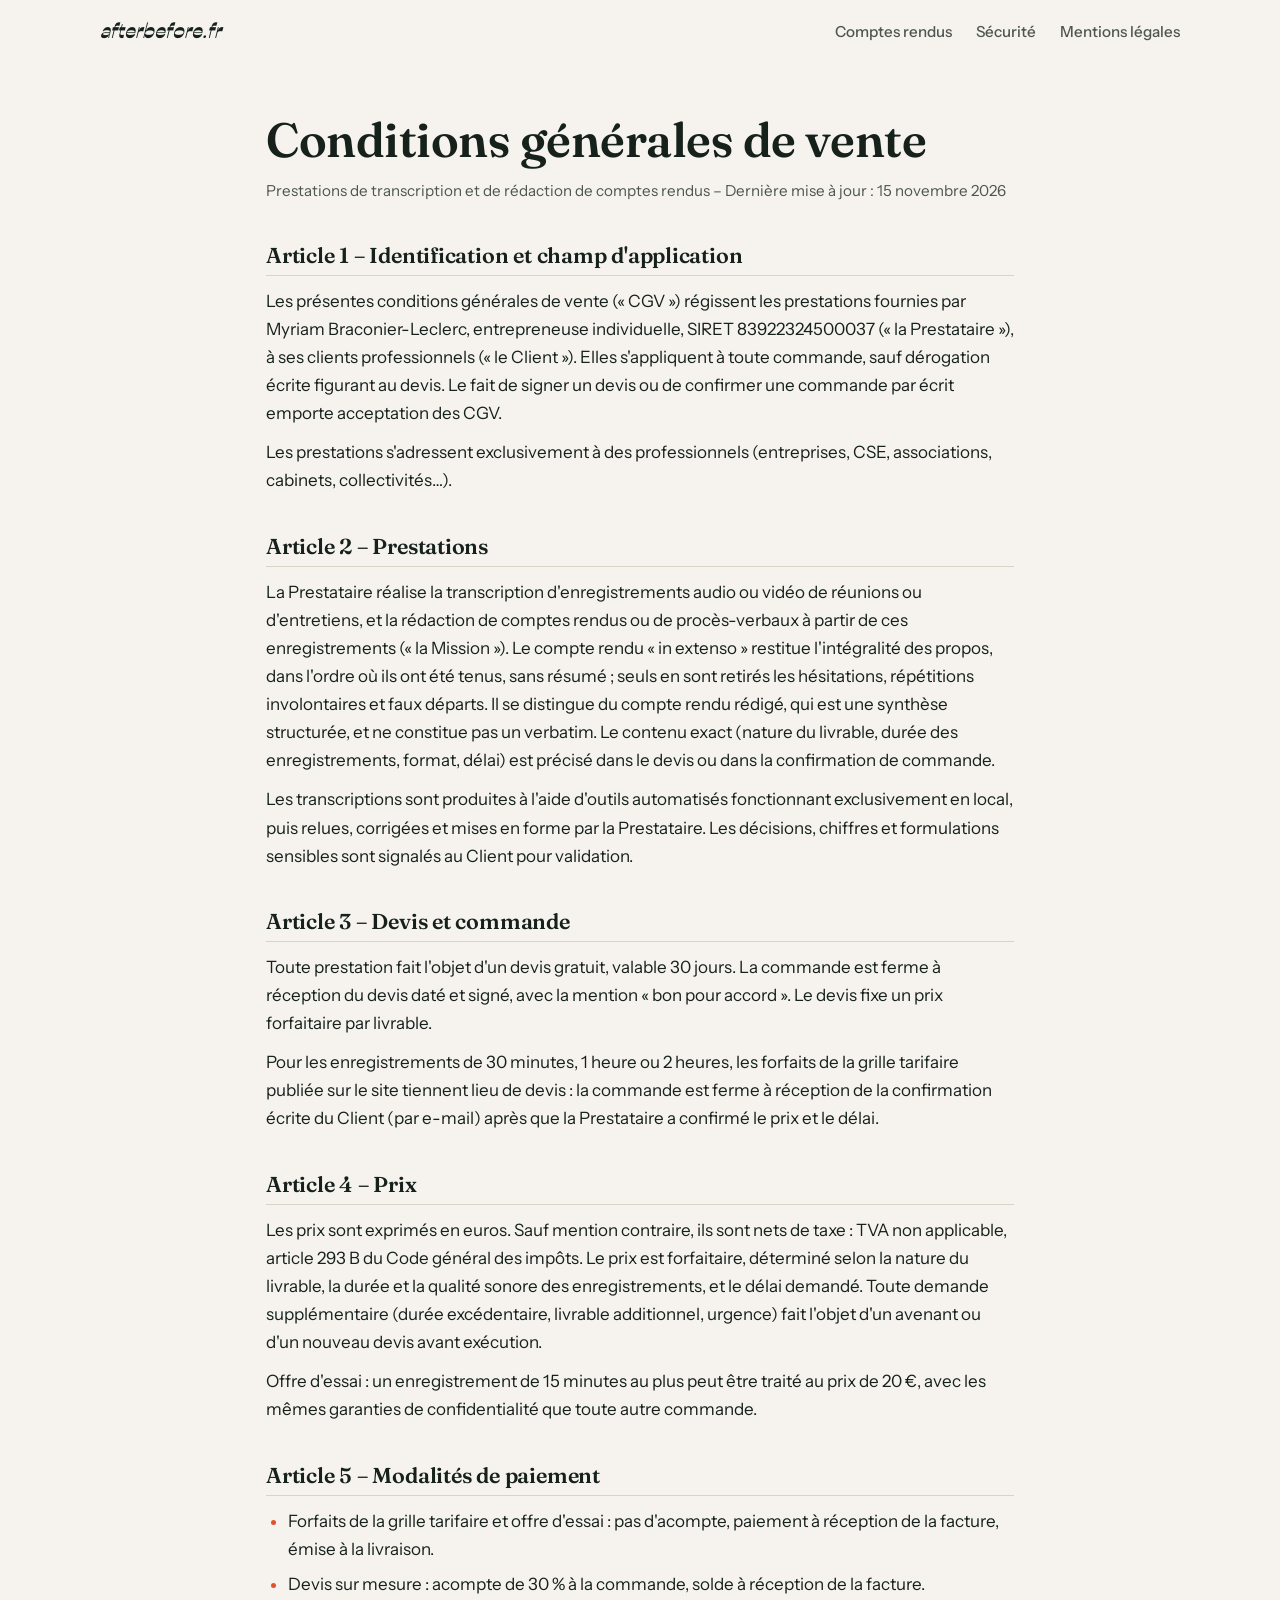
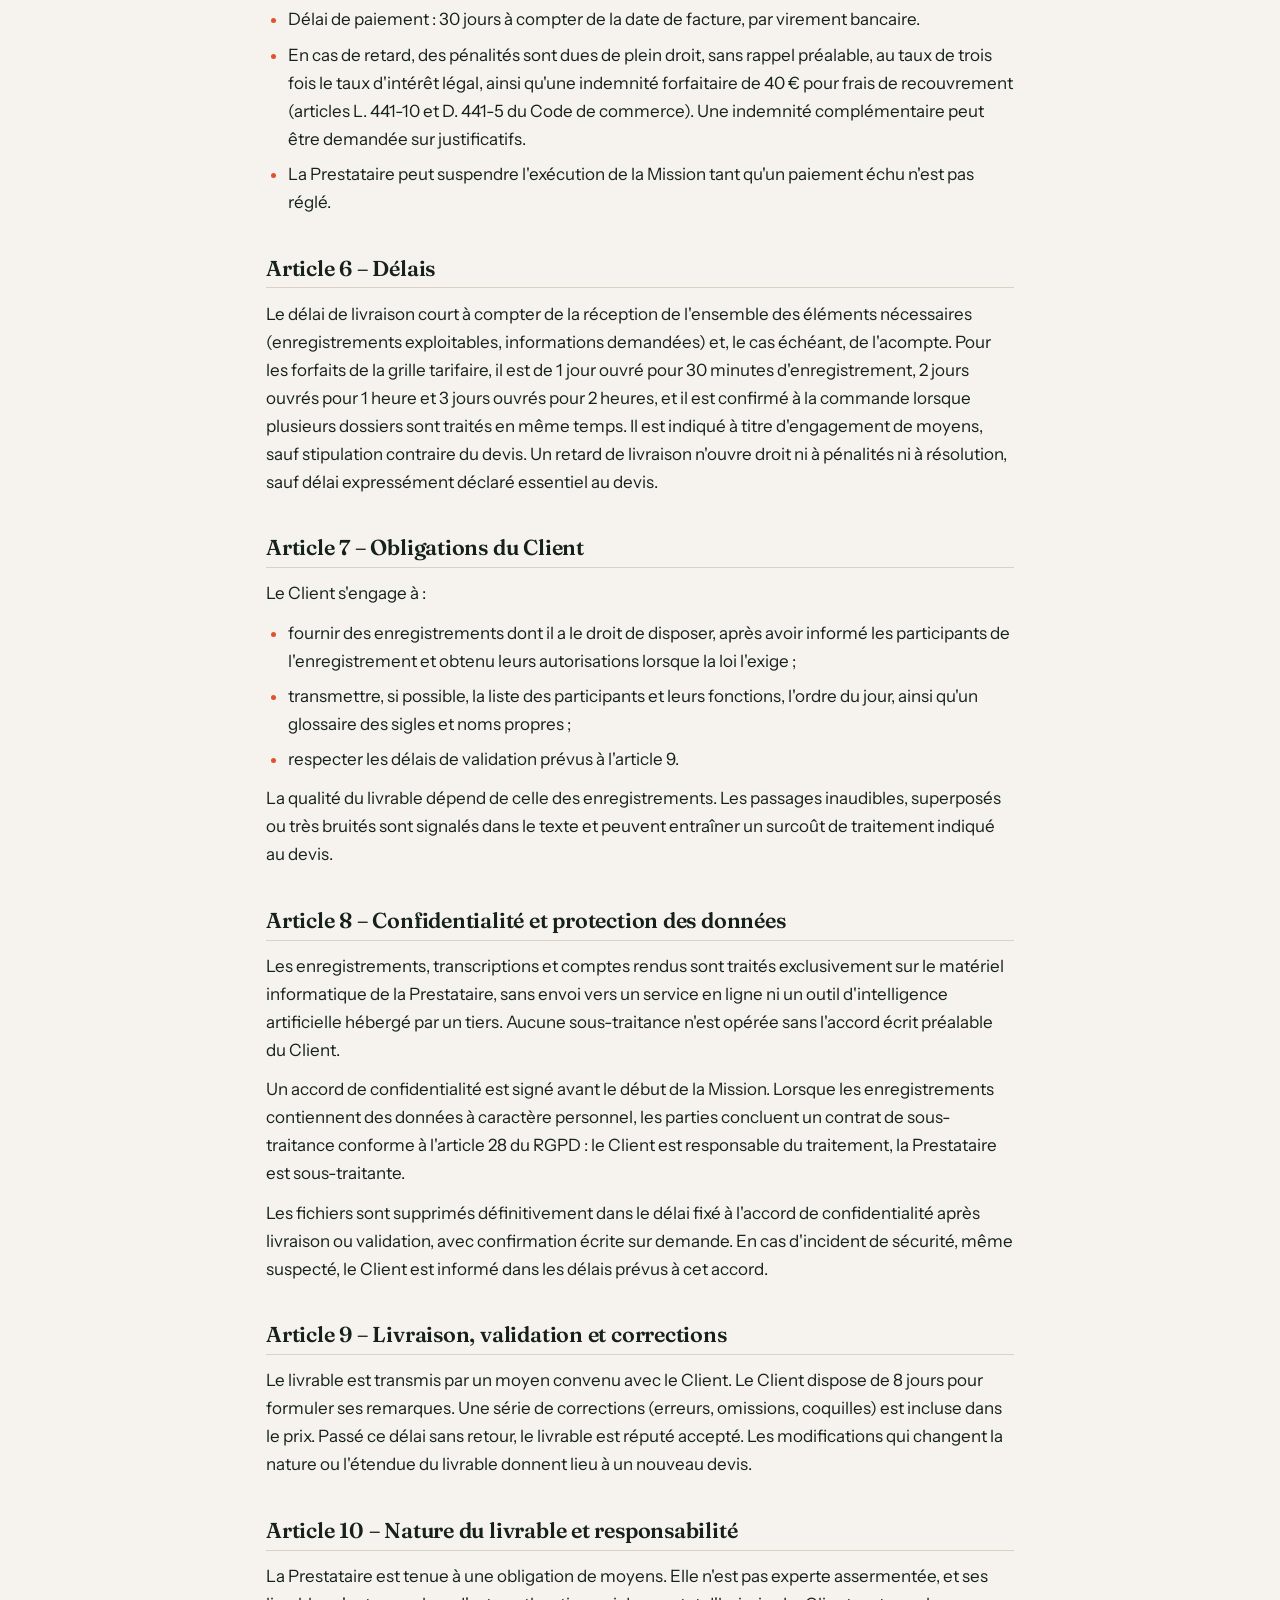
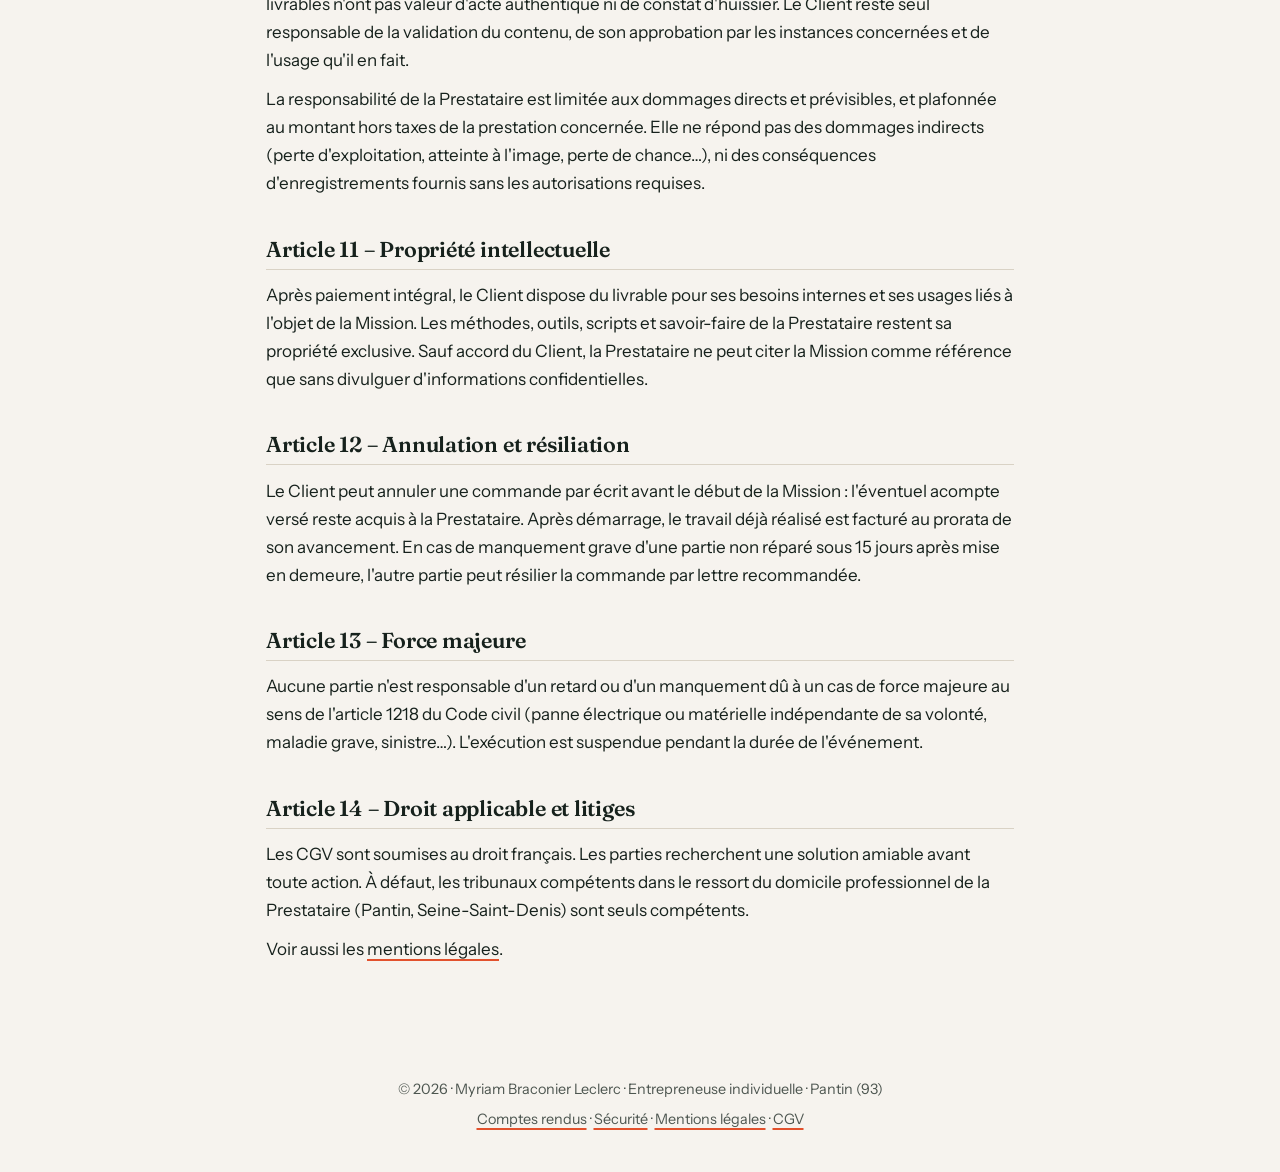
<file: cgv.html>
<!DOCTYPE html>
<html lang="fr">
<head>
<meta charset="utf-8">
<meta name="viewport" content="width=device-width, initial-scale=1">
<title>Conditions générales de vente | Myriam Braconier Leclerc</title>
<meta name="description" content="Conditions générales de vente des prestations de transcription et de rédaction de comptes rendus de Myriam Braconier Leclerc, entrepreneuse individuelle.">
<meta name="author" content="Myriam Braconier Leclerc">
<meta name="robots" content="index, follow">
<link rel="canonical" href="https://afterbefore.fr/cgv.html">
<link rel="icon" type="image/x-icon" href="/feuille-verte.ico">
<link rel="preload" href="fonts/fraunces.woff2" as="font" type="font/woff2" crossorigin>
<link rel="preload" href="fonts/instrument-sans.woff2" as="font" type="font/woff2" crossorigin>
<link rel="stylesheet" href="fonts/fonts.css">
<link rel="stylesheet" href="styles.css">
<style>
  /* Page juridique : mêmes couleurs et mêmes polices que l'accueil, mais titres en Fraunces
     (et non en Ribes Black) et tailles plus sobres pour un texte long. */
  .cgv { max-width: 780px; margin: 0 auto; padding: 3rem 16px 4rem; }
  .cgv h1, .cgv h2 { font-family: "Fraunces", Georgia, serif; font-weight: 600; letter-spacing: -0.01em; }
  .cgv h1 { font-size: clamp(2rem, 5vw, 3rem); line-height: 1.15; margin-bottom: .5rem; }
  .cgv h2 { font-size: 1.35rem; line-height: 1.3; margin: 2.4rem 0 .6rem; padding-bottom: .3rem; border-bottom: 1px solid var(--bord); }
  .cgv p { margin: .7rem 0; }
  .cgv ul { margin: .7rem 0; padding-left: 1.4rem; }
  .cgv li { margin: .45rem 0; }
  .cgv li::marker { color: var(--accent); }
  .cgv .maj { color: var(--encre-douce); font-size: .95rem; }
</style>
</head>
<body>
<a class="skip-link" href="#contenu">Aller au contenu</a>

<header class="topbar">
  <a class="topbar__brand" href="https://afterbefore.fr">afterbefore.fr</a>
  <nav class="topbar__nav" aria-label="Navigation principale">
    <a href="comptes-rendus.html">Comptes rendus</a>
    <a href="securite.html">Sécurité</a>
    <a href="mentions-legales.html">Mentions légales</a>
  </nav>
</header>

<main id="contenu" class="cgv">
  <h1>Conditions générales de vente</h1>
  <p class="maj">Prestations de transcription et de rédaction de comptes rendus – Dernière mise à jour : 15 novembre 2026</p>

  <h2>Article 1 – Identification et champ d'application</h2>
  <p>Les présentes conditions générales de vente (« CGV ») régissent les prestations fournies par Myriam Braconier-Leclerc, entrepreneuse individuelle, SIRET 83922324500037 (« la Prestataire »), à ses clients professionnels (« le Client »). Elles s'appliquent à toute commande, sauf dérogation écrite figurant au devis. Le fait de signer un devis ou de confirmer une commande par écrit emporte acceptation des CGV.</p>
  <p>Les prestations s'adressent exclusivement à des professionnels (entreprises, CSE, associations, cabinets, collectivités…).</p>

  <h2>Article 2 – Prestations</h2>
  <p>La Prestataire réalise la transcription d'enregistrements audio ou vidéo de réunions ou d'entretiens, et la rédaction de comptes rendus ou de procès-verbaux à partir de ces enregistrements (« la Mission »). Le compte rendu « in extenso » restitue l'intégralité des propos, dans l'ordre où ils ont été tenus, sans résumé ; seuls en sont retirés les hésitations, répétitions involontaires et faux départs. Il se distingue du compte rendu rédigé, qui est une synthèse structurée, et ne constitue pas un verbatim. Le contenu exact (nature du livrable, durée des enregistrements, format, délai) est précisé dans le devis ou dans la confirmation de commande.</p>
  <p>Les transcriptions sont produites à l'aide d'outils automatisés fonctionnant exclusivement en local, puis relues, corrigées et mises en forme par la Prestataire. Les décisions, chiffres et formulations sensibles sont signalés au Client pour validation.</p>

  <h2>Article 3 – Devis et commande</h2>
  <p>Toute prestation fait l'objet d'un devis gratuit, valable 30 jours. La commande est ferme à réception du devis daté et signé, avec la mention « bon pour accord ». Le devis fixe un prix forfaitaire par livrable.</p>
  <p>Pour les enregistrements de 30 minutes, 1 heure ou 2 heures, les forfaits de la grille tarifaire publiée sur le site tiennent lieu de devis : la commande est ferme à réception de la confirmation écrite du Client (par e-mail) après que la Prestataire a confirmé le prix et le délai.</p>

  <h2>Article 4 – Prix</h2>
  <p>Les prix sont exprimés en euros. Sauf mention contraire, ils sont nets de taxe : TVA non applicable, article 293 B du Code général des impôts. Le prix est forfaitaire, déterminé selon la nature du livrable, la durée et la qualité sonore des enregistrements, et le délai demandé. Toute demande supplémentaire (durée excédentaire, livrable additionnel, urgence) fait l'objet d'un avenant ou d'un nouveau devis avant exécution.</p>
  <p>Offre d'essai : un enregistrement de 15 minutes au plus peut être traité au prix de 20 €, avec les mêmes garanties de confidentialité que toute autre commande.</p>

  <h2>Article 5 – Modalités de paiement</h2>
  <ul>
    <li>Forfaits de la grille tarifaire et offre d'essai : pas d'acompte, paiement à réception de la facture, émise à la livraison.</li>
    <li>Devis sur mesure : acompte de 30 % à la commande, solde à réception de la facture.</li>
    <li>Délai de paiement : 30 jours à compter de la date de facture, par virement bancaire.</li>
    <li>En cas de retard, des pénalités sont dues de plein droit, sans rappel préalable, au taux de trois fois le taux d'intérêt légal, ainsi qu'une indemnité forfaitaire de 40 € pour frais de recouvrement (articles L. 441-10 et D. 441-5 du Code de commerce). Une indemnité complémentaire peut être demandée sur justificatifs.</li>
    <li>La Prestataire peut suspendre l'exécution de la Mission tant qu'un paiement échu n'est pas réglé.</li>
  </ul>

  <h2>Article 6 – Délais</h2>
  <p>Le délai de livraison court à compter de la réception de l'ensemble des éléments nécessaires (enregistrements exploitables, informations demandées) et, le cas échéant, de l'acompte. Pour les forfaits de la grille tarifaire, il est de 1 jour ouvré pour 30 minutes d'enregistrement, 2 jours ouvrés pour 1 heure et 3 jours ouvrés pour 2 heures, et il est confirmé à la commande lorsque plusieurs dossiers sont traités en même temps. Il est indiqué à titre d'engagement de moyens, sauf stipulation contraire du devis. Un retard de livraison n'ouvre droit ni à pénalités ni à résolution, sauf délai expressément déclaré essentiel au devis.</p>

  <h2>Article 7 – Obligations du Client</h2>
  <p>Le Client s'engage à :</p>
  <ul>
    <li>fournir des enregistrements dont il a le droit de disposer, après avoir informé les participants de l'enregistrement et obtenu leurs autorisations lorsque la loi l'exige ;</li>
    <li>transmettre, si possible, la liste des participants et leurs fonctions, l'ordre du jour, ainsi qu'un glossaire des sigles et noms propres ;</li>
    <li>respecter les délais de validation prévus à l'article 9.</li>
  </ul>
  <p>La qualité du livrable dépend de celle des enregistrements. Les passages inaudibles, superposés ou très bruités sont signalés dans le texte et peuvent entraîner un surcoût de traitement indiqué au devis.</p>

  <h2>Article 8 – Confidentialité et protection des données</h2>
  <p>Les enregistrements, transcriptions et comptes rendus sont traités exclusivement sur le matériel informatique de la Prestataire, sans envoi vers un service en ligne ni un outil d'intelligence artificielle hébergé par un tiers. Aucune sous-traitance n'est opérée sans l'accord écrit préalable du Client.</p>
  <p>Un accord de confidentialité est signé avant le début de la Mission. Lorsque les enregistrements contiennent des données à caractère personnel, les parties concluent un contrat de sous-traitance conforme à l'article 28 du RGPD : le Client est responsable du traitement, la Prestataire est sous-traitante.</p>
  <p>Les fichiers sont supprimés définitivement dans le délai fixé à l'accord de confidentialité après livraison ou validation, avec confirmation écrite sur demande. En cas d'incident de sécurité, même suspecté, le Client est informé dans les délais prévus à cet accord.</p>

  <h2>Article 9 – Livraison, validation et corrections</h2>
  <p>Le livrable est transmis par un moyen convenu avec le Client. Le Client dispose de 8 jours pour formuler ses remarques. Une série de corrections (erreurs, omissions, coquilles) est incluse dans le prix. Passé ce délai sans retour, le livrable est réputé accepté. Les modifications qui changent la nature ou l'étendue du livrable donnent lieu à un nouveau devis.</p>

  <h2>Article 10 – Nature du livrable et responsabilité</h2>
  <p>La Prestataire est tenue à une obligation de moyens. Elle n'est pas experte assermentée, et ses livrables n'ont pas valeur d'acte authentique ni de constat d'huissier. Le Client reste seul responsable de la validation du contenu, de son approbation par les instances concernées et de l'usage qu'il en fait.</p>
  <p>La responsabilité de la Prestataire est limitée aux dommages directs et prévisibles, et plafonnée au montant hors taxes de la prestation concernée. Elle ne répond pas des dommages indirects (perte d'exploitation, atteinte à l'image, perte de chance…), ni des conséquences d'enregistrements fournis sans les autorisations requises.</p>

  <h2>Article 11 – Propriété intellectuelle</h2>
  <p>Après paiement intégral, le Client dispose du livrable pour ses besoins internes et ses usages liés à l'objet de la Mission. Les méthodes, outils, scripts et savoir-faire de la Prestataire restent sa propriété exclusive. Sauf accord du Client, la Prestataire ne peut citer la Mission comme référence que sans divulguer d'informations confidentielles.</p>

  <h2>Article 12 – Annulation et résiliation</h2>
  <p>Le Client peut annuler une commande par écrit avant le début de la Mission : l'éventuel acompte versé reste acquis à la Prestataire. Après démarrage, le travail déjà réalisé est facturé au prorata de son avancement. En cas de manquement grave d'une partie non réparé sous 15 jours après mise en demeure, l'autre partie peut résilier la commande par lettre recommandée.</p>

  <h2>Article 13 – Force majeure</h2>
  <p>Aucune partie n'est responsable d'un retard ou d'un manquement dû à un cas de force majeure au sens de l'article 1218 du Code civil (panne électrique ou matérielle indépendante de sa volonté, maladie grave, sinistre…). L'exécution est suspendue pendant la durée de l'événement.</p>

  <h2>Article 14 – Droit applicable et litiges</h2>
  <p>Les CGV sont soumises au droit français. Les parties recherchent une solution amiable avant toute action. À défaut, les tribunaux compétents dans le ressort du domicile professionnel de la Prestataire (Pantin, Seine-Saint-Denis) sont seuls compétents.</p>
  <p>Voir aussi les <a href="mentions-legales.html">mentions légales</a>.</p>
</main>

<footer class="footer">
  <p>© 2026 · Myriam Braconier Leclerc · Entrepreneuse individuelle · Pantin (93)</p>
  <p>
    <a href="comptes-rendus.html">Comptes rendus</a> ·
    <a href="securite.html">Sécurité</a> ·
    <a href="mentions-legales.html">Mentions légales</a> ·
    <a href="cgv.html" aria-current="page">CGV</a>
  </p>
</footer>
</body>
</html>
</file>
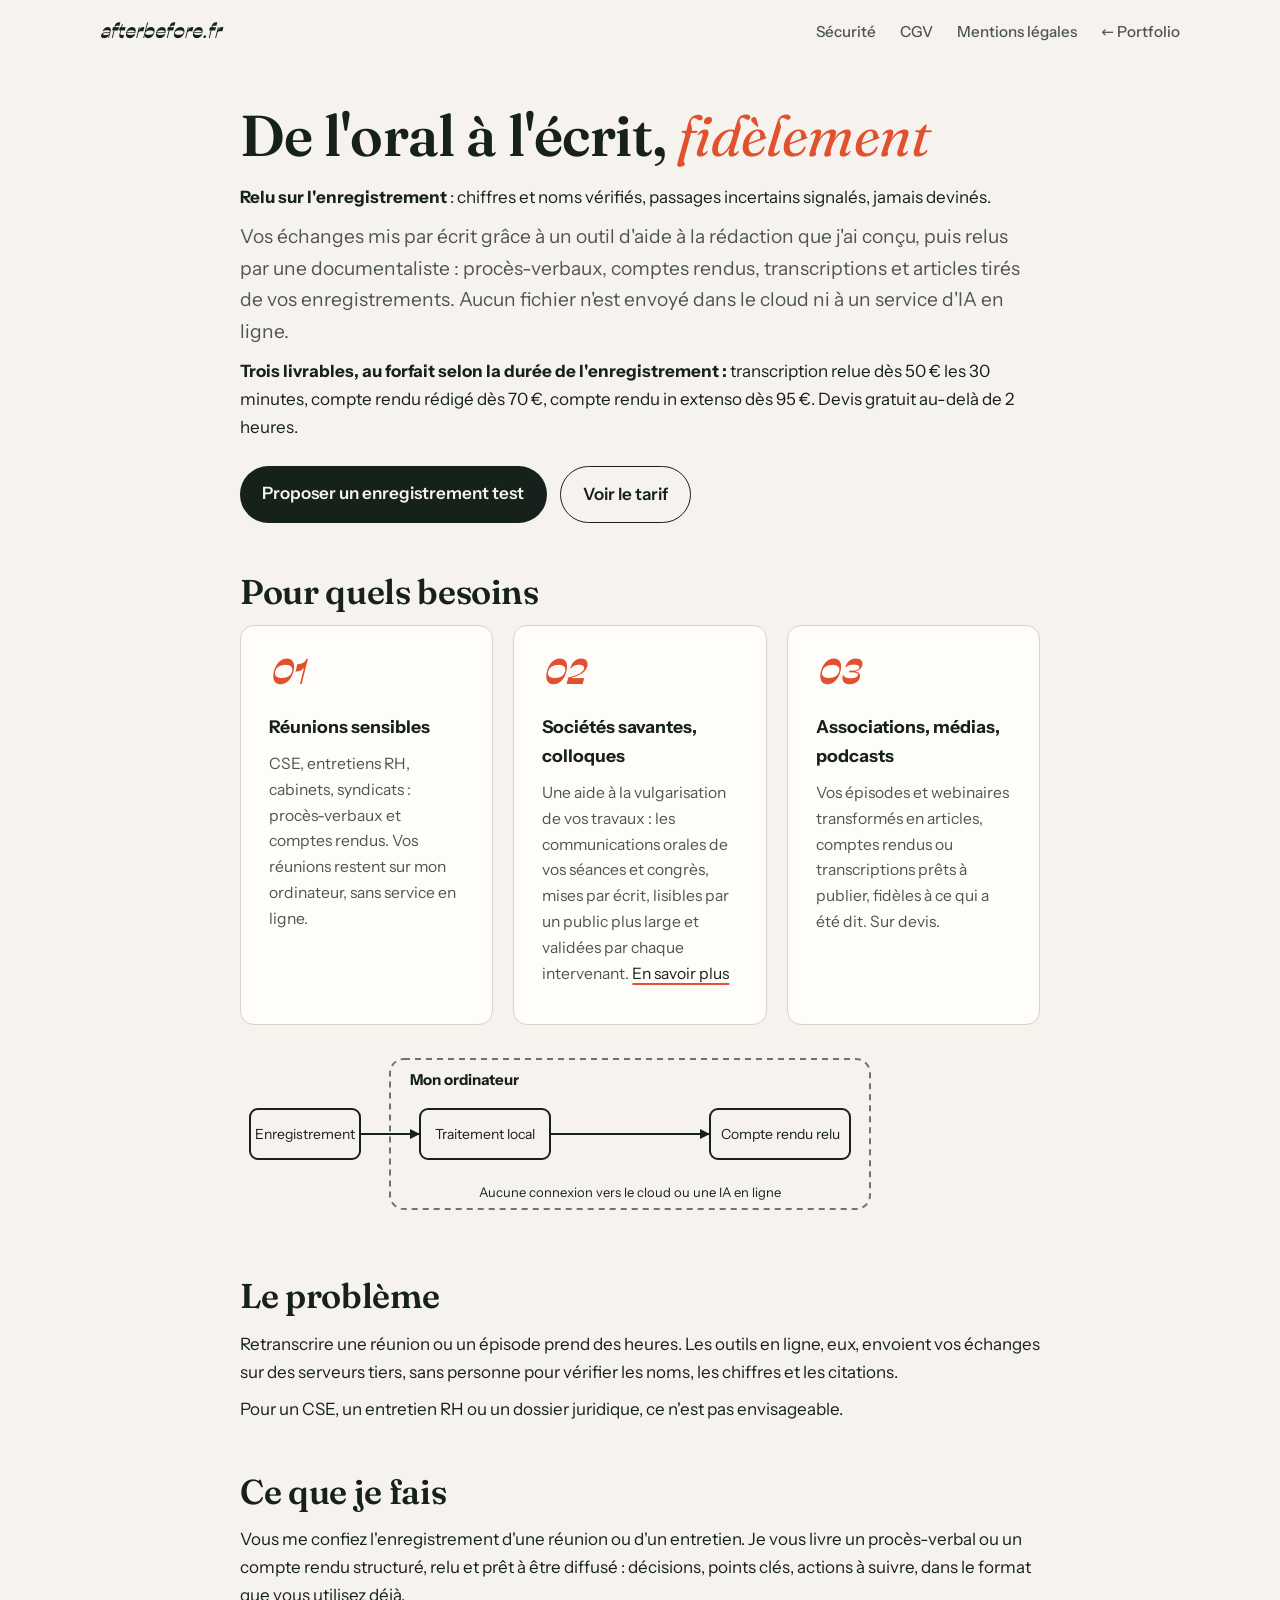
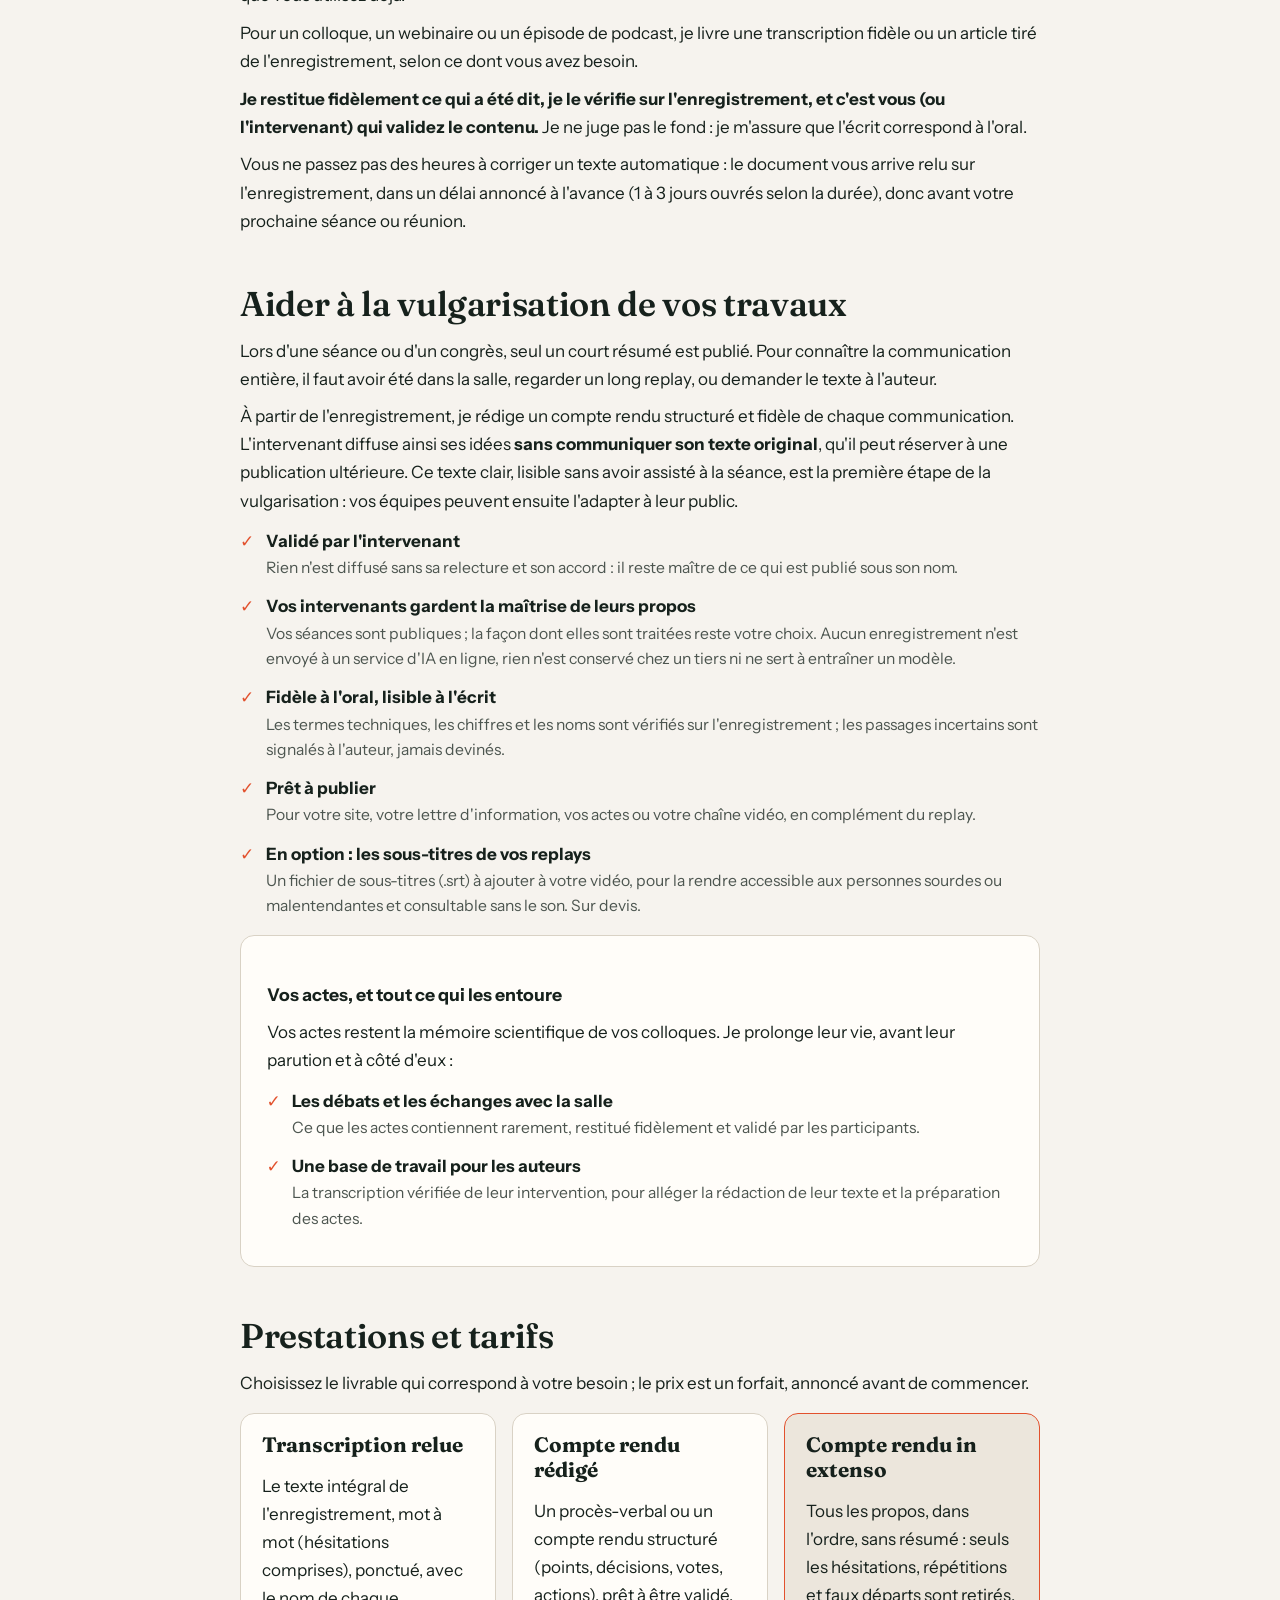
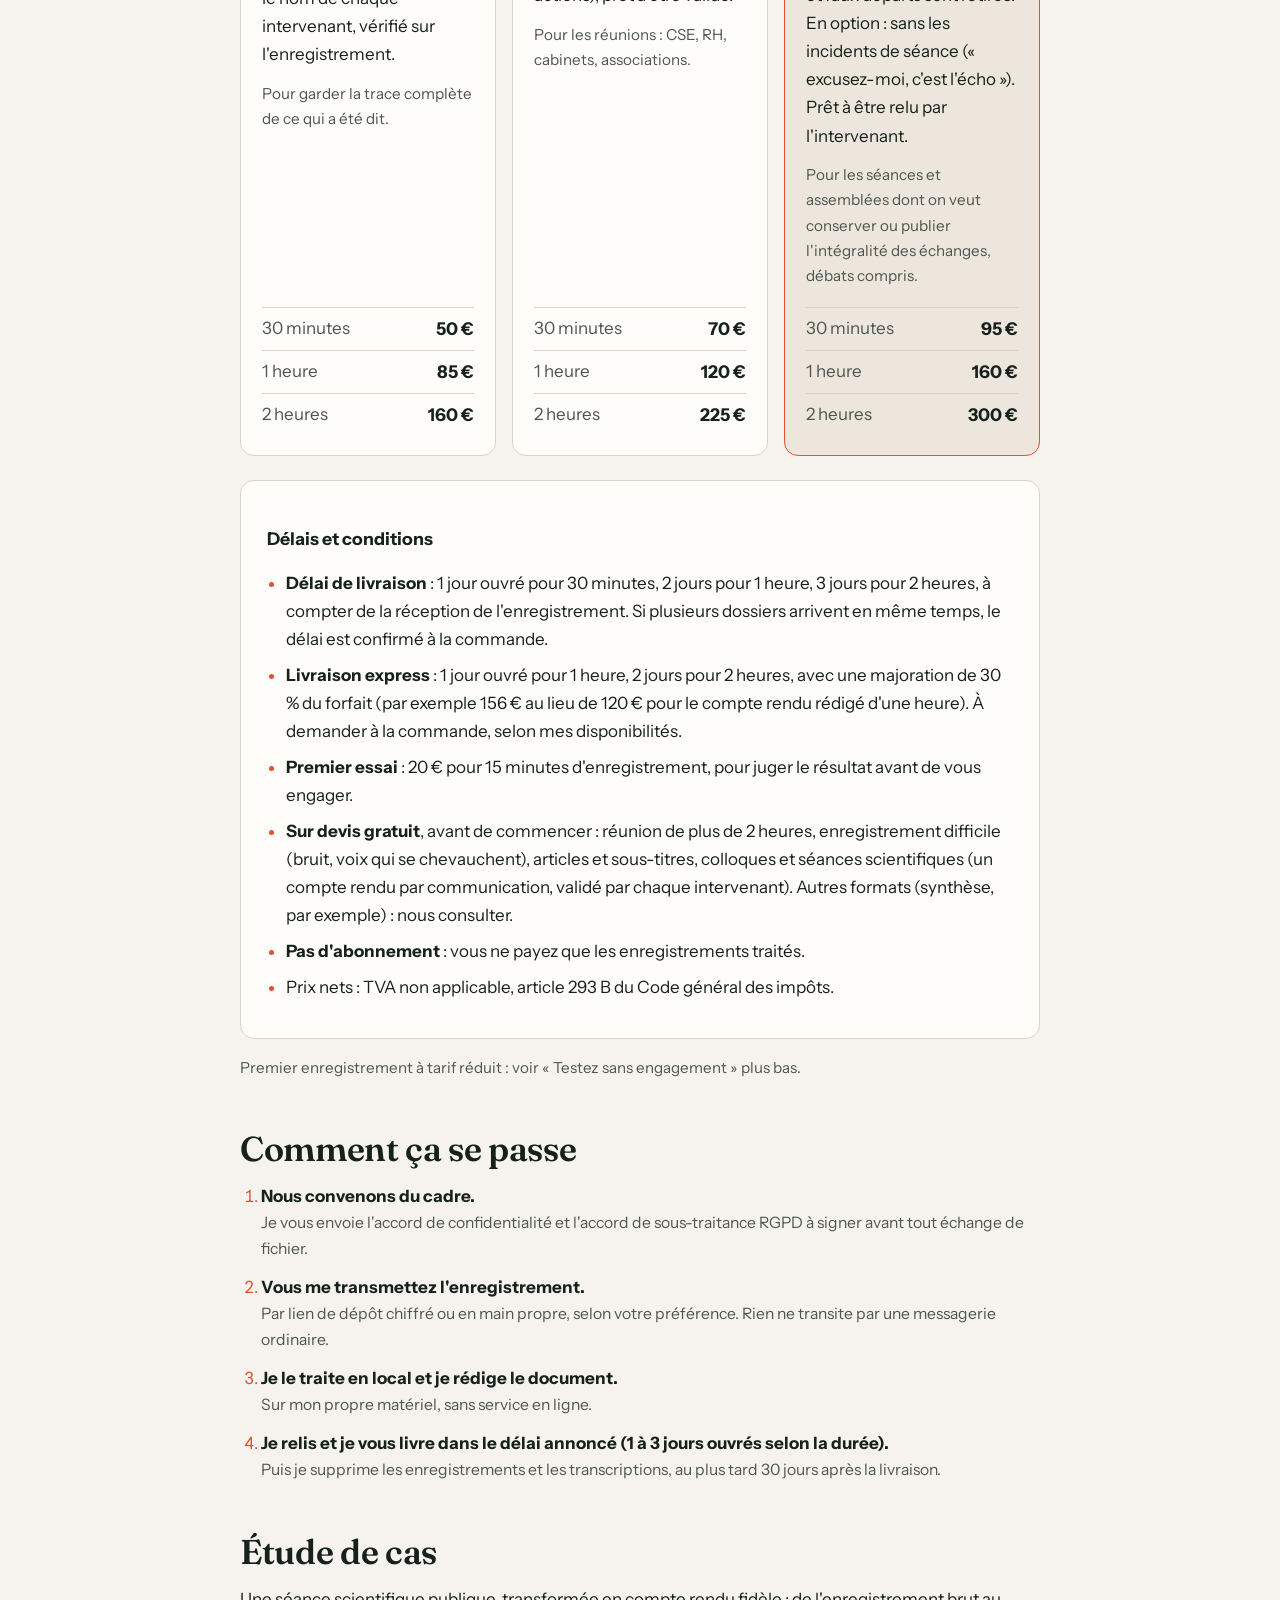
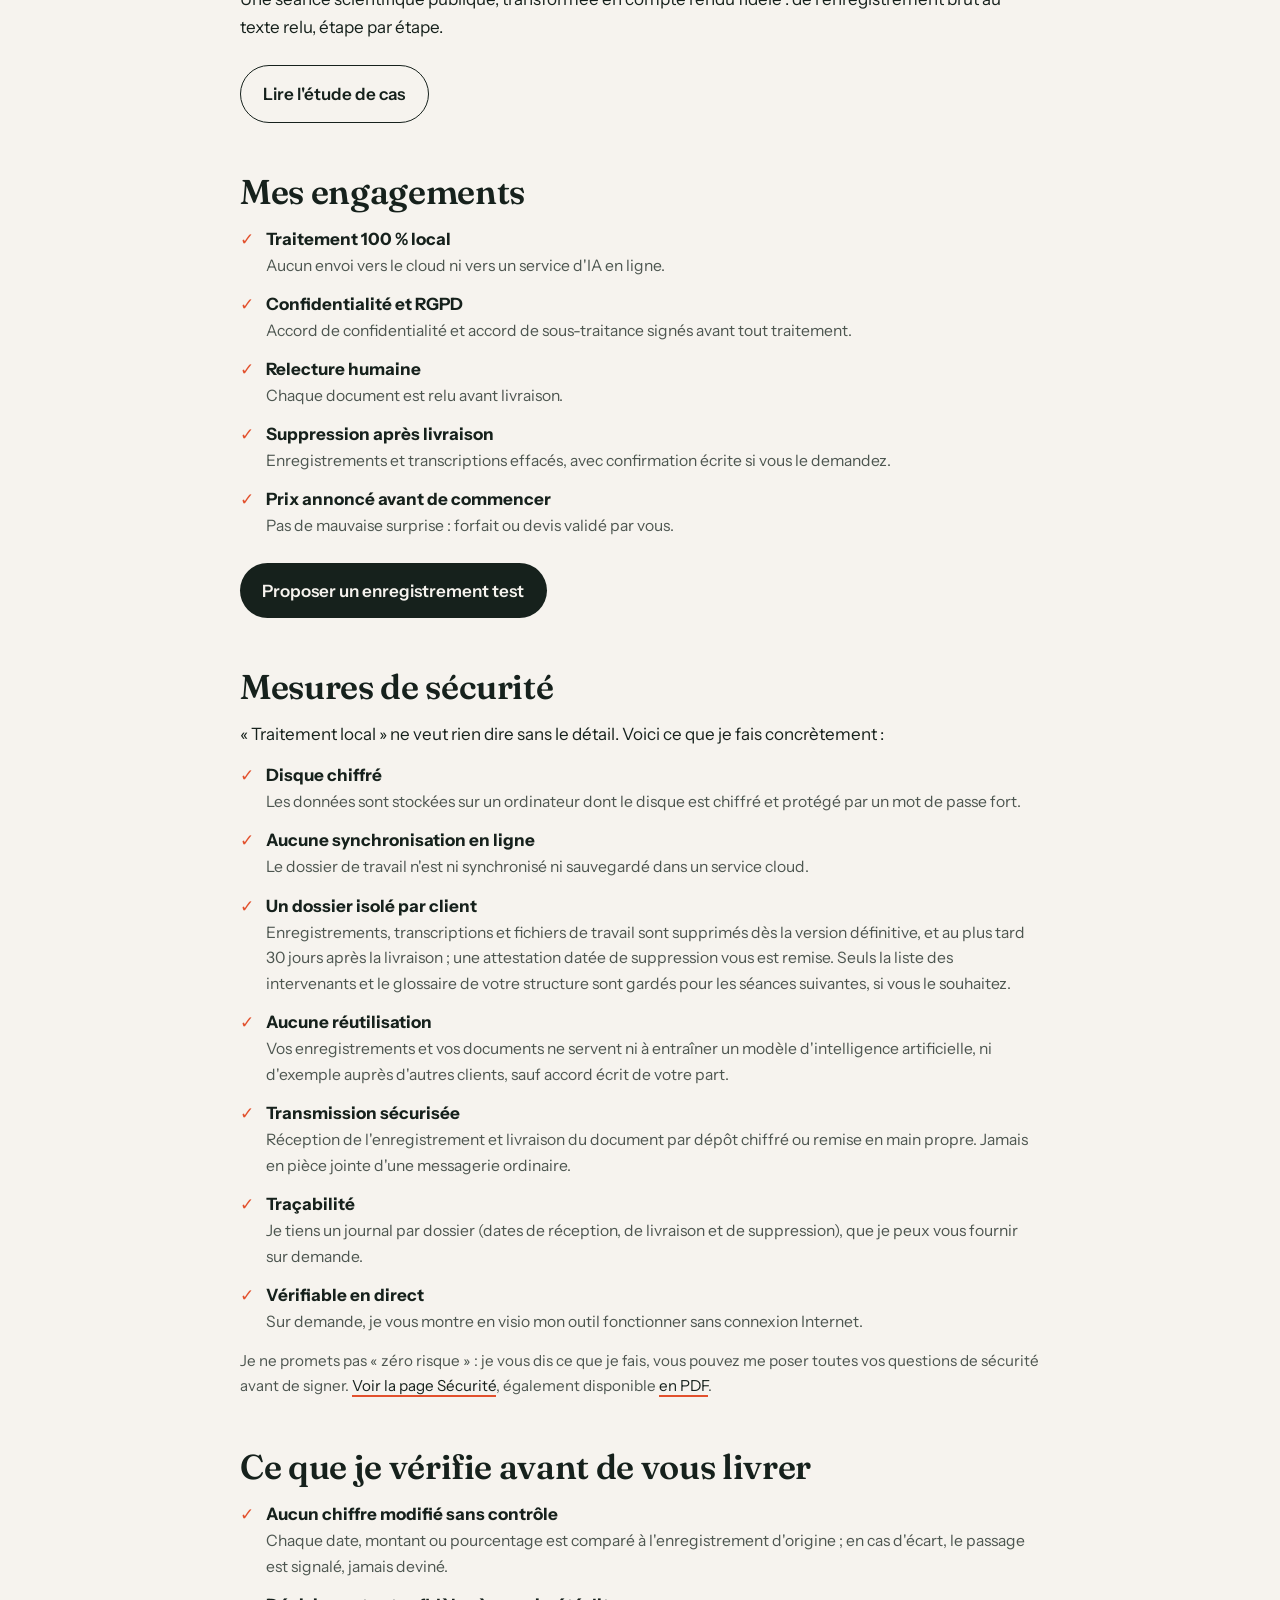
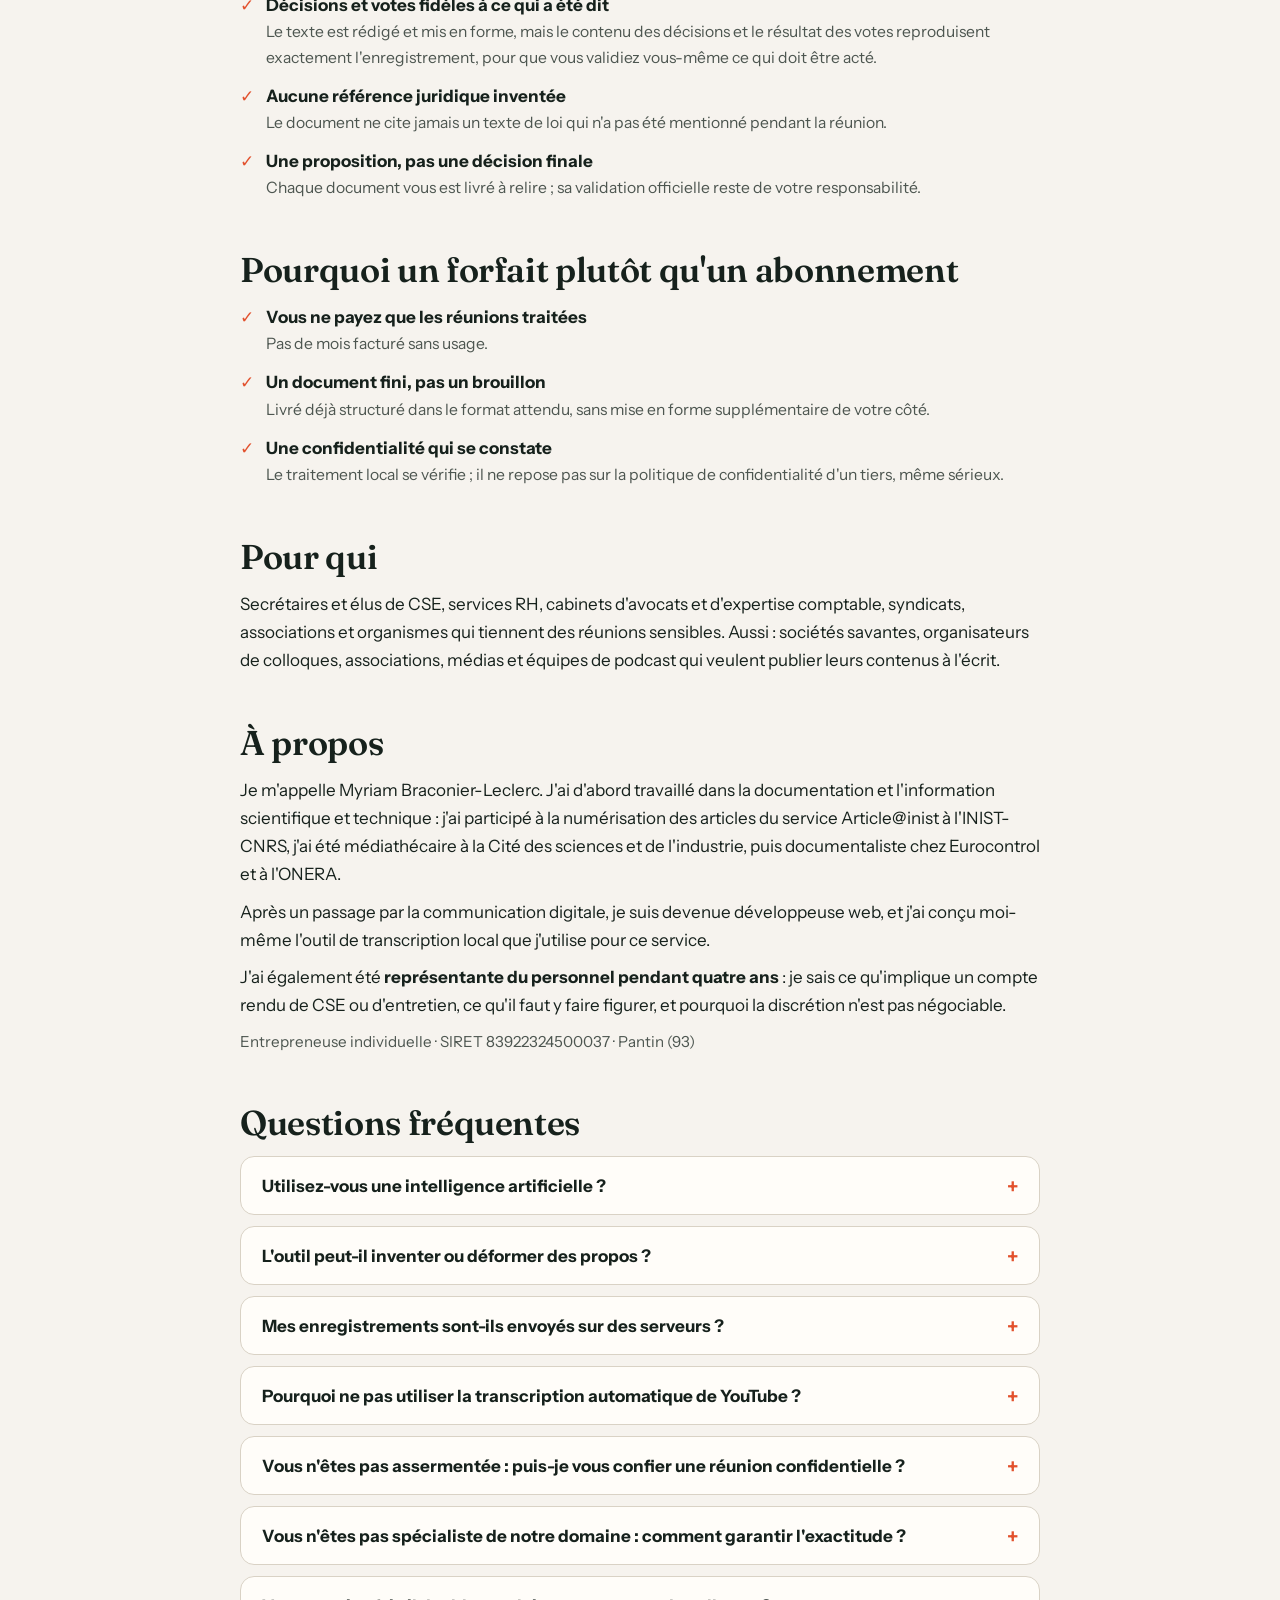
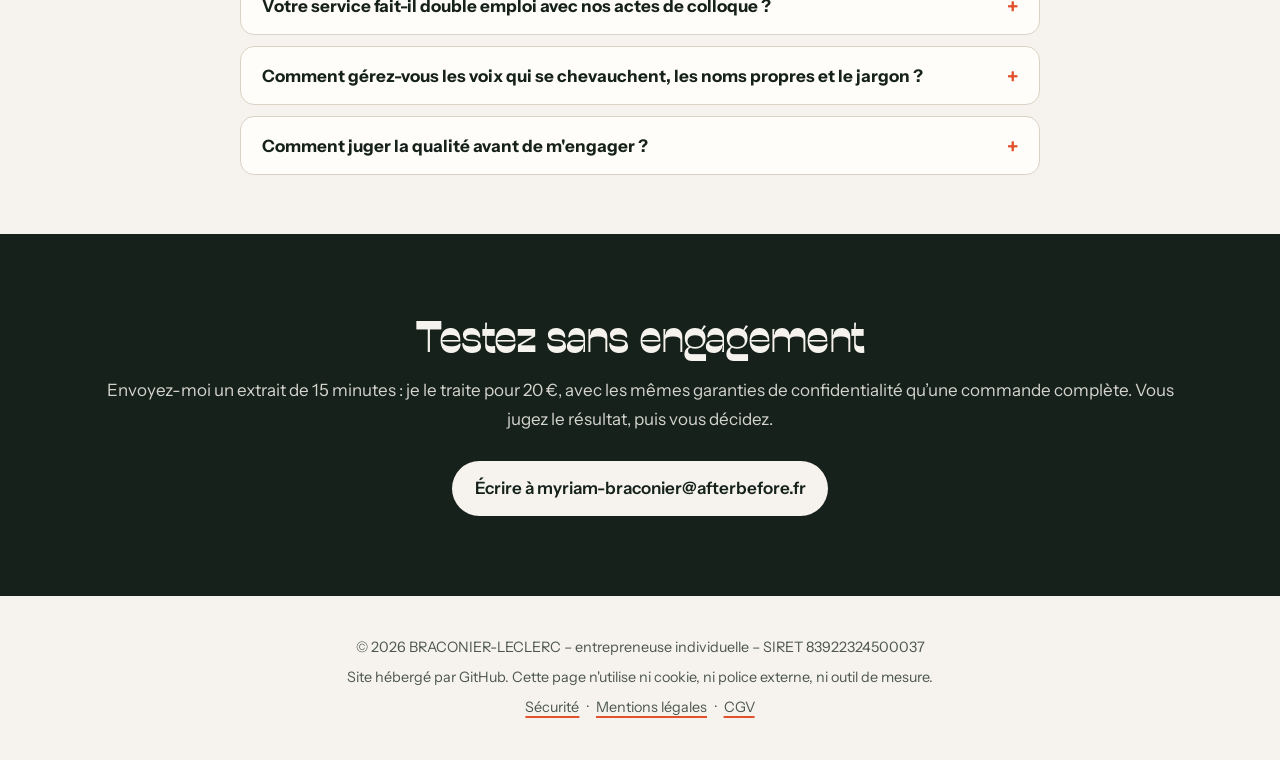
<file: comptes-rendus.html>
<!doctype html>
<html lang="fr">
<head>
<meta charset="utf-8">
<meta name="viewport" content="width=device-width, initial-scale=1">
<title>Comptes rendus et transcriptions, traités en local et relus | afterbefore.fr</title>
<meta name="description" content="Procès-verbaux et comptes rendus rédigés à partir de vos enregistrements : traitement 100 % local, relecture humaine, accord de confidentialité et de sous-traitance RGPD signés avant tout traitement. À partir de 50 € les 30 minutes.">
<link rel="canonical" href="https://afterbefore.fr/comptes-rendus.html">
<meta property="og:type" content="website">
<meta property="og:locale" content="fr_FR">
<meta property="og:title" content="De l'oral à l'écrit, fidèlement : comptes rendus et transcriptions traités en local">
<meta property="og:description" content="Aucun fichier ne quitte mon ordinateur. Relecture humaine, confidentialité et RGPD signés avant de commencer. À partir de 50 € les 30 minutes.">
<meta property="og:url" content="https://afterbefore.fr/comptes-rendus.html">
<link rel="icon" type="image/x-icon" href="/feuille-verte.ico">
<link rel="preload" href="fonts/fraunces.woff2" as="font" type="font/woff2" crossorigin>
<link rel="preload" href="fonts/instrument-sans.woff2" as="font" type="font/woff2" crossorigin>
<link rel="stylesheet" href="fonts/fonts.css">
<link rel="stylesheet" href="styles.css">
<style>
  /* Styles propres à cette page, construits sur la charte de styles.css (papier, encre, vermillon).
     Titres en Fraunces (et non en Ribes Black), tailles adaptées à une page de texte. */
  main#contenu { max-width: 52rem; margin: 0 auto; padding: 0 16px 3rem; }
  main h1, main h2 { font-family: "Fraunces", Georgia, serif; font-weight: 600; letter-spacing: -0.01em; }
  main h1 { font-size: clamp(2.2rem, 6vw, 3.6rem); line-height: 1.1; margin: 2.5rem 0 1rem; }
  main h2 { font-size: clamp(1.6rem, 3.5vw, 2.15rem); line-height: 1.2; margin: 3rem 0 .8rem; }
  main h3 { margin: 1.4rem 0 .4rem; }
  main p { margin: .6rem 0; }
  .lead { font-size: 1.2rem; color: var(--encre-douce); max-width: 60ch; }
  .btns { display: flex; gap: .8rem; flex-wrap: wrap; margin: 1.5rem 0; }
  main .cards { margin-bottom: 1.5rem; }
  .bloc { background: var(--blanc); border: 1px solid var(--bord); border-radius: var(--rayon); padding: 1.3rem 1.6rem; margin: 1rem 0; }
  ol.steps li::marker { color: var(--accent); }
  .offres { display: grid; gap: 1rem; grid-template-columns: 1fr; margin: 1rem 0 1.5rem; }
  @media (min-width: 760px) { .offres { grid-template-columns: repeat(3, 1fr); } }
  .offre { background: var(--blanc); border: 1px solid var(--bord); border-radius: var(--rayon); padding: 1.2rem 1.3rem; display: flex; flex-direction: column; }
  .offre--ext { border-color: var(--accent); background: var(--papier-2); }
  .offre h3 { margin: 0 0 .5rem; font-family: "Fraunces", Georgia, serif; font-size: 1.3rem; line-height: 1.2; }
  .offre p { margin: .4rem 0; }
  .offre .pour { color: var(--encre-douce); font-size: .95rem; }
  .offre dl.prix { margin: auto 0 0; padding-top: .8rem; }
  .offre dl.prix div { display: flex; justify-content: space-between; gap: 1rem; padding: .4rem 0; border-top: 1px solid var(--bord); }
  .offre dl.prix dt { color: var(--encre-douce); }
  .offre dl.prix dd { margin: 0; font-weight: 700; font-size: 1.1rem; white-space: nowrap; }
  .infos { margin: 1rem 0; padding-left: 1.2rem; }
  .infos li { margin: .5rem 0; }
  .infos li::marker { color: var(--accent); }
  ol.steps { padding-left: 1.3rem; }
  ol.steps li { margin: .7rem 0; }
  ul.checks { list-style: none; padding: 0; margin: .8rem 0; }
  ul.checks li { padding-left: 1.6rem; position: relative; margin: .7rem 0; }
  ul.checks li::before { content: "✓"; position: absolute; left: 0; color: var(--accent); font-weight: 700; }
  .sub { display: block; color: var(--encre-douce); font-size: .98rem; }
  .diagram { margin: 1.5rem 0; color: var(--encre); }
  .diagram svg { width: 100%; height: auto; max-width: 40rem; }
  .compare { display: grid; gap: 1rem; grid-template-columns: 1fr; margin: 1rem 0; }
  @media (min-width: 700px) { .compare { grid-template-columns: 1fr 1fr; } }
  .compare .bloc { margin: 0; }
  .compare h3 { margin-top: 0; }
  .raw { font-family: ui-monospace, Menlo, Consolas, monospace; font-size: .92rem; background: var(--papier-2); }
  .note { color: var(--encre-douce); font-size: .95rem; }
  .footer a { margin: 0 .3rem; }
  .faq details { background: var(--blanc); border: 1px solid var(--bord); border-radius: var(--rayon); padding: .9rem 1.3rem; margin: .7rem 0; }
  .faq summary { cursor: pointer; font-weight: 700; list-style: none; padding-right: 1.6rem; position: relative; }
  .faq summary::-webkit-details-marker { display: none; }
  .faq summary::after { content: "+"; position: absolute; right: 0; top: -.1rem; color: var(--accent); font-size: 1.3rem; font-weight: 700; }
  .faq details[open] summary::after { content: "–"; }
  .faq details[open] summary { margin-bottom: .4rem; }
  .faq summary:focus-visible { outline: 2px solid var(--accent); outline-offset: 4px; }
</style>
</head>
<body>
<a class="skip-link" href="#contenu">Aller au contenu</a>

<header class="topbar">
  <a class="topbar__brand" href="https://afterbefore.fr">afterbefore.fr</a>
  <nav class="topbar__nav" aria-label="Navigation principale">
    <a href="securite.html">Sécurité</a>
    <a href="cgv.html">CGV</a>
    <a href="mentions-legales.html">Mentions légales</a>
    <a href="index.html">← Portfolio</a>
  </nav>
</header>

<main id="contenu">

  <h1>De l'oral à l'écrit, <em>fidèlement</em></h1>
  <p><strong>Relu sur l'enregistrement</strong> : chiffres et noms vérifiés, passages incertains signalés, jamais devinés.</p>
  <p class="lead">Vos échanges mis par écrit grâce à un outil d'aide à la rédaction que j'ai conçu, puis relus par une documentaliste : procès-verbaux, comptes rendus, transcriptions et articles tirés de vos enregistrements. Aucun fichier n'est envoyé dans le cloud ni à un service d'IA en ligne.</p>

  <p><strong>Trois livrables, au forfait selon la durée de l'enregistrement :</strong> transcription relue dès 50 € les 30 minutes, compte rendu rédigé dès 70 €, compte rendu in extenso dès 95 €. Devis gratuit au-delà de 2 heures.</p>

  <div class="btns">
    <a class="btn btn--primary" href="mailto:myriam-braconier@afterbefore.fr?subject=Enregistrement%20test%20-%20compte%20rendu">Proposer un enregistrement test</a>
    <a class="btn btn--ghost" href="#tarif">Voir le tarif</a>
  </div>

  <h2>Pour quels besoins</h2>
  <div class="cards">
    <div class="card">
      <h3>Réunions sensibles</h3>
      <p>CSE, entretiens RH, cabinets, syndicats : procès-verbaux et comptes rendus. Vos réunions restent sur mon ordinateur, sans service en ligne.</p>
    </div>
    <div class="card">
      <h3>Sociétés savantes, colloques</h3>
      <p>Une aide à la vulgarisation de vos travaux : les communications orales de vos séances et congrès, mises par écrit, lisibles par un public plus large et validées par chaque intervenant. <a href="#scientifique">En savoir plus</a></p>
    </div>
    <div class="card">
      <h3>Associations, médias, podcasts</h3>
      <p>Vos épisodes et webinaires transformés en articles, comptes rendus ou transcriptions prêts à publier, fidèles à ce qui a été dit. Sur devis.</p>
    </div>
  </div>

  <figure class="diagram" aria-label="Schéma : le traitement reste sur mon ordinateur">
    <svg viewBox="0 0 640 170" role="img" aria-labelledby="dt dd">
      <title id="dt">Le traitement reste sur mon ordinateur</title>
      <desc id="dd">Un enregistrement audio est traité et relu à l'intérieur de mon ordinateur, sans connexion vers le cloud ni vers un service d'IA en ligne.</desc>
      <rect x="150" y="10" width="480" height="150" rx="14" fill="none" stroke="currentColor" stroke-width="2" stroke-dasharray="6 5" opacity=".6"/>
      <text x="170" y="36" font-size="15" fill="currentColor" font-weight="700">Mon ordinateur</text>
      <rect x="10" y="60" width="110" height="50" rx="8" fill="none" stroke="currentColor" stroke-width="2"/>
      <text x="65" y="90" font-size="14" fill="currentColor" text-anchor="middle">Enregistrement</text>
      <rect x="180" y="60" width="130" height="50" rx="8" fill="none" stroke="currentColor" stroke-width="2"/>
      <text x="245" y="90" font-size="14" fill="currentColor" text-anchor="middle">Traitement local</text>
      <rect x="470" y="60" width="140" height="50" rx="8" fill="none" stroke="currentColor" stroke-width="2"/>
      <text x="540" y="90" font-size="14" fill="currentColor" text-anchor="middle">Compte rendu relu</text>
      <path d="M120 85 H180 M310 85 H470" stroke="currentColor" stroke-width="2" fill="none"/>
      <path d="M170 80 l10 5 -10 5 z M460 80 l10 5 -10 5 z" fill="currentColor"/>
      <text x="390" y="148" font-size="13" fill="currentColor" text-anchor="middle">Aucune connexion vers le cloud ou une IA en ligne</text>
    </svg>
  </figure>

  <h2>Le problème</h2>
  <p>Retranscrire une réunion ou un épisode prend des heures. Les outils en ligne, eux, envoient vos échanges sur des serveurs tiers, sans personne pour vérifier les noms, les chiffres et les citations.</p>
  <p>Pour un CSE, un entretien RH ou un dossier juridique, ce n'est pas envisageable.</p>

  <h2>Ce que je fais</h2>
  <p>Vous me confiez l'enregistrement d'une réunion ou d'un entretien. Je vous livre un procès-verbal ou un compte rendu structuré, relu et prêt à être diffusé : décisions, points clés, actions à suivre, dans le format que vous utilisez déjà.</p>
  <p>Pour un colloque, un webinaire ou un épisode de podcast, je livre une transcription fidèle ou un article tiré de l'enregistrement, selon ce dont vous avez besoin.</p>
  <p><strong>Je restitue fidèlement ce qui a été dit, je le vérifie sur l'enregistrement, et c'est vous (ou l'intervenant) qui validez le contenu.</strong> Je ne juge pas le fond : je m'assure que l'écrit correspond à l'oral.</p>
  <p>Vous ne passez pas des heures à corriger un texte automatique : le document vous arrive relu sur l'enregistrement, dans un délai annoncé à l'avance (1 à 3 jours ouvrés selon la durée), donc avant votre prochaine séance ou réunion.</p>

  <h2 id="scientifique">Aider à la vulgarisation de vos travaux</h2>
  <p>Lors d'une séance ou d'un congrès, seul un court résumé est publié. Pour connaître la communication entière, il faut avoir été dans la salle, regarder un long replay, ou demander le texte à l'auteur.</p>
  <p>À partir de l'enregistrement, je rédige un compte rendu structuré et fidèle de chaque communication. L'intervenant diffuse ainsi ses idées <strong>sans communiquer son texte original</strong>, qu'il peut réserver à une publication ultérieure. Ce texte clair, lisible sans avoir assisté à la séance, est la première étape de la vulgarisation : vos équipes peuvent ensuite l'adapter à leur public.</p>
  <ul class="checks">
    <li><strong>Validé par l'intervenant</strong><span class="sub">Rien n'est diffusé sans sa relecture et son accord : il reste maître de ce qui est publié sous son nom.</span></li>
    <li><strong>Vos intervenants gardent la maîtrise de leurs propos</strong><span class="sub">Vos séances sont publiques ; la façon dont elles sont traitées reste votre choix. Aucun enregistrement n'est envoyé à un service d'IA en ligne, rien n'est conservé chez un tiers ni ne sert à entraîner un modèle.</span></li>
    <li><strong>Fidèle à l'oral, lisible à l'écrit</strong><span class="sub">Les termes techniques, les chiffres et les noms sont vérifiés sur l'enregistrement ; les passages incertains sont signalés à l'auteur, jamais devinés.</span></li>
    <li><strong>Prêt à publier</strong><span class="sub">Pour votre site, votre lettre d'information, vos actes ou votre chaîne vidéo, en complément du replay.</span></li>
    <li><strong>En option : les sous-titres de vos replays</strong><span class="sub">Un fichier de sous-titres (.srt) à ajouter à votre vidéo, pour la rendre accessible aux personnes sourdes ou malentendantes et consultable sans le son. Sur devis.</span></li>
  </ul>

  <div class="bloc">
    <h3>Vos actes, et tout ce qui les entoure</h3>
    <p>Vos actes restent la mémoire scientifique de vos colloques. Je prolonge leur vie, avant leur parution et à côté d'eux :</p>
    <ul class="checks">
      <li><strong>Les débats et les échanges avec la salle</strong><span class="sub">Ce que les actes contiennent rarement, restitué fidèlement et validé par les participants.</span></li>
      <li><strong>Une base de travail pour les auteurs</strong><span class="sub">La transcription vérifiée de leur intervention, pour alléger la rédaction de leur texte et la préparation des actes.</span></li>
    </ul>
  </div>

  <h2 id="tarif">Prestations et tarifs</h2>
  <p>Choisissez le livrable qui correspond à votre besoin ; le prix est un forfait, annoncé avant de commencer.</p>

  <div class="offres">
    <article class="offre">
      <h3>Transcription relue</h3>
      <p>Le texte intégral de l'enregistrement, mot à mot (hésitations comprises), ponctué, avec le nom de chaque intervenant, vérifié sur l'enregistrement.</p>
      <p class="pour">Pour garder la trace complète de ce qui a été dit.</p>
      <dl class="prix">
        <div><dt>30 minutes</dt><dd>50 €</dd></div>
        <div><dt>1 heure</dt><dd>85 €</dd></div>
        <div><dt>2 heures</dt><dd>160 €</dd></div>
      </dl>
    </article>

    <article class="offre">
      <h3>Compte rendu rédigé</h3>
      <p>Un procès-verbal ou un compte rendu structuré (points, décisions, votes, actions), prêt à être validé.</p>
      <p class="pour">Pour les réunions : CSE, RH, cabinets, associations.</p>
      <dl class="prix">
        <div><dt>30 minutes</dt><dd>70 €</dd></div>
        <div><dt>1 heure</dt><dd>120 €</dd></div>
        <div><dt>2 heures</dt><dd>225 €</dd></div>
      </dl>
    </article>

    <article class="offre offre--ext">
      <h3>Compte rendu in extenso</h3>
      <p>Tous les propos, dans l'ordre, sans résumé : seuls les hésitations, répétitions et faux départs sont retirés. En option : sans les incidents de séance (« excusez-moi, c'est l'écho »). Prêt à être relu par l'intervenant.</p>
      <p class="pour">Pour les séances et assemblées dont on veut conserver ou publier l'intégralité des échanges, débats compris.</p>
      <dl class="prix">
        <div><dt>30 minutes</dt><dd>95 €</dd></div>
        <div><dt>1 heure</dt><dd>160 €</dd></div>
        <div><dt>2 heures</dt><dd>300 €</dd></div>
      </dl>
    </article>
  </div>

  <div class="bloc">
    <h3>Délais et conditions</h3>
    <ul class="infos">
      <li><strong>Délai de livraison</strong> : 1 jour ouvré pour 30 minutes, 2 jours pour 1 heure, 3 jours pour 2 heures, à compter de la réception de l'enregistrement. Si plusieurs dossiers arrivent en même temps, le délai est confirmé à la commande.</li>
      <li><strong>Livraison express</strong> : 1 jour ouvré pour 1 heure, 2 jours pour 2 heures, avec une majoration de 30 % du forfait (par exemple 156 € au lieu de 120 € pour le compte rendu rédigé d'une heure). À demander à la commande, selon mes disponibilités.</li>
      <li><strong>Premier essai</strong> : 20 € pour 15 minutes d'enregistrement, pour juger le résultat avant de vous engager.</li>
      <li><strong>Sur devis gratuit</strong>, avant de commencer : réunion de plus de 2 heures, enregistrement difficile (bruit, voix qui se chevauchent), articles et sous-titres, colloques et séances scientifiques (un compte rendu par communication, validé par chaque intervenant). Autres formats (synthèse, par exemple) : nous consulter.</li>
      <li><strong>Pas d'abonnement</strong> : vous ne payez que les enregistrements traités.</li>
      <li>Prix nets : TVA non applicable, article 293 B du Code général des impôts.</li>
    </ul>
  </div>
  <p class="note">Premier enregistrement à tarif réduit : voir « Testez sans engagement » plus bas.</p>

  <h2>Comment ça se passe</h2>
  <ol class="steps">
    <li><strong>Nous convenons du cadre.</strong><span class="sub">Je vous envoie l'accord de confidentialité et l'accord de sous-traitance RGPD à signer avant tout échange de fichier.</span></li>
    <li><strong>Vous me transmettez l'enregistrement.</strong><span class="sub">Par lien de dépôt chiffré ou en main propre, selon votre préférence. Rien ne transite par une messagerie ordinaire.</span></li>
    <li><strong>Je le traite en local et je rédige le document.</strong><span class="sub">Sur mon propre matériel, sans service en ligne.</span></li>
    <li><strong>Je relis et je vous livre dans le délai annoncé (1 à 3 jours ouvrés selon la durée).</strong><span class="sub">Puis je supprime les enregistrements et les transcriptions, au plus tard 30 jours après la livraison.</span></li>
  </ol>

  <h2 id="etude-de-cas">Étude de cas</h2>
  <p>Une séance scientifique publique, transformée en compte rendu fidèle : de l'enregistrement brut au texte relu, étape par étape.</p>
  <div class="btns">
    <a class="btn btn--ghost" href="etude-de-cas.html">Lire l'étude de cas</a>
  </div>

  <h2 id="engagements">Mes engagements</h2>
  <ul class="checks">
    <li><strong>Traitement 100 % local</strong><span class="sub">Aucun envoi vers le cloud ni vers un service d'IA en ligne.</span></li>
    <li><strong>Confidentialité et RGPD</strong><span class="sub">Accord de confidentialité et accord de sous-traitance signés avant tout traitement.</span></li>
    <li><strong>Relecture humaine</strong><span class="sub">Chaque document est relu avant livraison.</span></li>
    <li><strong>Suppression après livraison</strong><span class="sub">Enregistrements et transcriptions effacés, avec confirmation écrite si vous le demandez.</span></li>
    <li><strong>Prix annoncé avant de commencer</strong><span class="sub">Pas de mauvaise surprise : forfait ou devis validé par vous.</span></li>
  </ul>

  <div class="btns">
    <a class="btn btn--primary" href="mailto:myriam-braconier@afterbefore.fr?subject=Enregistrement%20test%20-%20compte%20rendu">Proposer un enregistrement test</a>
  </div>

  <h2 id="securite">Mesures de sécurité</h2>
  <p>« Traitement local » ne veut rien dire sans le détail. Voici ce que je fais concrètement :</p>
  <ul class="checks">
    <li><strong>Disque chiffré</strong><span class="sub">Les données sont stockées sur un ordinateur dont le disque est chiffré et protégé par un mot de passe fort.</span></li>
    <li><strong>Aucune synchronisation en ligne</strong><span class="sub">Le dossier de travail n'est ni synchronisé ni sauvegardé dans un service cloud.</span></li>
    <li><strong>Un dossier isolé par client</strong><span class="sub">Enregistrements, transcriptions et fichiers de travail sont supprimés dès la version définitive, et au plus tard 30 jours après la livraison ; une attestation datée de suppression vous est remise. Seuls la liste des intervenants et le glossaire de votre structure sont gardés pour les séances suivantes, si vous le souhaitez.</span></li>
    <li><strong>Aucune réutilisation</strong><span class="sub">Vos enregistrements et vos documents ne servent ni à entraîner un modèle d'intelligence artificielle, ni d'exemple auprès d'autres clients, sauf accord écrit de votre part.</span></li>
    <li><strong>Transmission sécurisée</strong><span class="sub">Réception de l'enregistrement et livraison du document par dépôt chiffré ou remise en main propre. Jamais en pièce jointe d'une messagerie ordinaire.</span></li>
    <li><strong>Traçabilité</strong><span class="sub">Je tiens un journal par dossier (dates de réception, de livraison et de suppression), que je peux vous fournir sur demande.</span></li>
    <li><strong>Vérifiable en direct</strong><span class="sub">Sur demande, je vous montre en visio mon outil fonctionner sans connexion Internet.</span></li>
  </ul>
  <p class="note">Je ne promets pas « zéro risque » : je vous dis ce que je fais, vous pouvez me poser toutes vos questions de sécurité avant de signer. <a href="securite.html">Voir la page Sécurité</a>, également disponible <a href="https://afterbefore.fr/Fiche_securite_donnees.pdf">en PDF</a>.</p>

  <h2 id="verifications">Ce que je vérifie avant de vous livrer</h2>
  <ul class="checks">
    <li><strong>Aucun chiffre modifié sans contrôle</strong><span class="sub">Chaque date, montant ou pourcentage est comparé à l'enregistrement d'origine ; en cas d'écart, le passage est signalé, jamais deviné.</span></li>
    <li><strong>Décisions et votes fidèles à ce qui a été dit</strong><span class="sub">Le texte est rédigé et mis en forme, mais le contenu des décisions et le résultat des votes reproduisent exactement l'enregistrement, pour que vous validiez vous-même ce qui doit être acté.</span></li>
    <li><strong>Aucune référence juridique inventée</strong><span class="sub">Le document ne cite jamais un texte de loi qui n'a pas été mentionné pendant la réunion.</span></li>
    <li><strong>Une proposition, pas une décision finale</strong><span class="sub">Chaque document vous est livré à relire ; sa validation officielle reste de votre responsabilité.</span></li>
  </ul>

  <h2>Pourquoi un forfait plutôt qu'un abonnement</h2>
  <ul class="checks">
    <li><strong>Vous ne payez que les réunions traitées</strong><span class="sub">Pas de mois facturé sans usage.</span></li>
    <li><strong>Un document fini, pas un brouillon</strong><span class="sub">Livré déjà structuré dans le format attendu, sans mise en forme supplémentaire de votre côté.</span></li>
    <li><strong>Une confidentialité qui se constate</strong><span class="sub">Le traitement local se vérifie ; il ne repose pas sur la politique de confidentialité d'un tiers, même sérieux.</span></li>
  </ul>

  <h2>Pour qui</h2>
  <p>Secrétaires et élus de CSE, services RH, cabinets d'avocats et d'expertise comptable, syndicats, associations et organismes qui tiennent des réunions sensibles. Aussi : sociétés savantes, organisateurs de colloques, associations, médias et équipes de podcast qui veulent publier leurs contenus à l'écrit.</p>

  <h2 id="a-propos">À propos</h2>
  <p>Je m'appelle Myriam Braconier-Leclerc. J'ai d'abord travaillé dans la documentation et l'information scientifique et technique : j'ai participé à la numérisation des articles du service Article@inist à l'INIST-CNRS, j'ai été médiathécaire à la Cité des sciences et de l'industrie, puis documentaliste chez Eurocontrol et à l'ONERA.</p>
  <p>Après un passage par la communication digitale, je suis devenue développeuse web, et j'ai conçu moi-même l'outil de transcription local que j'utilise pour ce service.</p>
  <p>J'ai également été <strong>représentante du personnel pendant quatre ans</strong> : je sais ce qu'implique un compte rendu de CSE ou d'entretien, ce qu'il faut y faire figurer, et pourquoi la discrétion n'est pas négociable.</p>
  <p class="note">Entrepreneuse individuelle · SIRET 83922324500037 · Pantin (93)</p>

  <h2 id="faq">Questions fréquentes</h2>
  <div class="faq">
    <details>
      <summary>Utilisez-vous une intelligence artificielle ?</summary>
      <p>Oui, un outil que j'ai conçu et qui fonctionne entièrement sur mon ordinateur : il transcrit l'enregistrement, puis propose un premier jet de rédaction. Ensuite, c'est moi : je réécoute les passages signalés, je corrige, je vérifie les noms et les chiffres, et je valide le texte avant de vous le livrer. L'outil fait gagner le temps de la frappe et du premier jet, il ne remplace pas la relecture humaine.</p>
    </details>
    <details>
      <summary>L'outil peut-il inventer ou déformer des propos ?</summary>
      <p>Une transcription automatique laissée seule peut se tromper, c'est vrai. C'est pourquoi des contrôles signalent chaque chiffre, date, nom ou référence douteux, et que je réécoute l'enregistrement pour chaque passage signalé. Ce qui reste incertain vous est indiqué, jamais deviné. <a href="#verifications">Voir ce que je vérifie</a>.</p>
    </details>
    <details>
      <summary>Mes enregistrements sont-ils envoyés sur des serveurs ?</summary>
      <p>Non. Tout est traité sur mon propre matériel, sans connexion à un service en ligne, et c'est écrit dans l'accord de confidentialité que nous signons. Vous pouvez le constater : sur demande, je vous montre en visio l'outil fonctionner sans Internet. <a href="#securite">Voir les mesures de sécurité</a>.</p>
    </details>
    <details>
      <summary>Pourquoi ne pas utiliser la transcription automatique de YouTube ?</summary>
      <p>Pour une réunion confidentielle, ce n'est pas envisageable : il faudrait d'abord mettre l'enregistrement en ligne. Pour une conférence déjà publiée, cette transcription donne un texte brut, sans ponctuation fiable, sans indication de qui parle, avec des noms et des termes techniques souvent déformés, et il faut garder le replay ouvert pour s'y retrouver. Je vous livre un document fini : structuré, vérifié sur l'enregistrement, validé par l'intervenant, lisible sans la vidéo et prêt à être diffusé. Je travaille à partir du fichier original (audio ou vidéo) que vous me transmettez, de meilleure qualité que la version diffusée en ligne, et non à partir de la vidéo publique : vous gardez la maîtrise de l'usage de vos enregistrements.</p>
    </details>
    <details>
      <summary>Vous n'êtes pas assermentée : puis-je vous confier une réunion confidentielle ?</summary>
      <p>Un procès-verbal de CSE est établi et validé par le secrétaire du comité : sa rédaction n'exige pas d'assermentation. Ce qui protège vos échanges, ce sont des engagements écrits et vérifiables : accords de confidentialité et de sous-traitance RGPD signés avant tout envoi, traitement local, suppression attestée après livraison. Et pour avoir été représentante du personnel pendant quatre ans, je sais pourquoi la discrétion n'est pas négociable.</p>
    </details>
    <details>
      <summary>Vous n'êtes pas spécialiste de notre domaine : comment garantir l'exactitude ?</summary>
      <p>Mon rôle n'est pas d'interpréter vos propos mais de les restituer fidèlement. Vous me transmettez votre vocabulaire avant de commencer ; ce que je ne peux pas vérifier sur l'enregistrement vous est signalé, jamais deviné ; et rien n'est diffusé sans la validation de l'intervenant, qui reste le seul juge du fond. J'ai par ailleurs travaillé dans la documentation scientifique et technique, où l'on manie au quotidien un vocabulaire spécialisé (<a href="#a-propos">voir mon parcours</a>).</p>
    </details>
    <details>
      <summary>Votre service fait-il double emploi avec nos actes de colloque ?</summary>
      <p>Non. Les actes sont rédigés par les auteurs, parfois relus par un comité, et paraissent plusieurs mois après l'événement : ils restent la référence. Je produis des contenus rapides, destinés à un public plus large, et je restitue ce que les actes contiennent rarement : les débats et les échanges avec la salle. Pour les auteurs qui le souhaitent, la transcription vérifiée de leur intervention peut aussi servir de base à leur texte. <a href="#scientifique">Voir ce que je propose aux sociétés savantes</a>.</p>
    </details>
    <details>
      <summary>Comment gérez-vous les voix qui se chevauchent, les noms propres et le jargon ?</summary>
      <p>J'attribue les prises de parole en réécoutant l'enregistrement. Vous pouvez me transmettre la liste des participants et les termes propres à votre organisation : ils sont orthographiés correctement dès le départ. Si un enregistrement est difficile (bruit, échanges très croisés), je vous le dis dans le devis, avant de commencer.</p>
    </details>
    <details>
      <summary>Comment juger la qualité avant de m'engager ?</summary>
      <p>Envoyez-moi un extrait de 15 minutes : je le traite pour 20 €, avec les mêmes garanties qu'une commande complète. Vous décidez ensuite. <a href="#essai">Tester sans engagement</a>.</p>
    </details>
  </div>

</main>

<section class="section section--cta" id="essai">
  <h2 style="color: var(--papier)">Testez sans engagement</h2>
  <p>Envoyez-moi un extrait de 15 minutes : je le traite pour 20 €, avec les mêmes garanties de confidentialité qu’une commande complète. Vous jugez le résultat, puis vous décidez.</p>
  <a class="btn btn--light" href="mailto:myriam-braconier@afterbefore.fr?subject=Enregistrement%20test%20-%20compte%20rendu">Écrire à myriam-braconier@afterbefore.fr</a>
</section>

<footer class="footer">
  <p>© 2026 BRACONIER-LECLERC – entrepreneuse individuelle – SIRET 83922324500037</p>
  <p>Site hébergé par GitHub. Cette page n'utilise ni cookie, ni police externe, ni outil de mesure.</p>
  <p>
    <a href="securite.html">Sécurité</a> ·
    <a href="mentions-legales.html">Mentions légales</a> ·
    <a href="cgv.html">CGV</a>
  </p>
</footer>
</body>
</html>
</file>
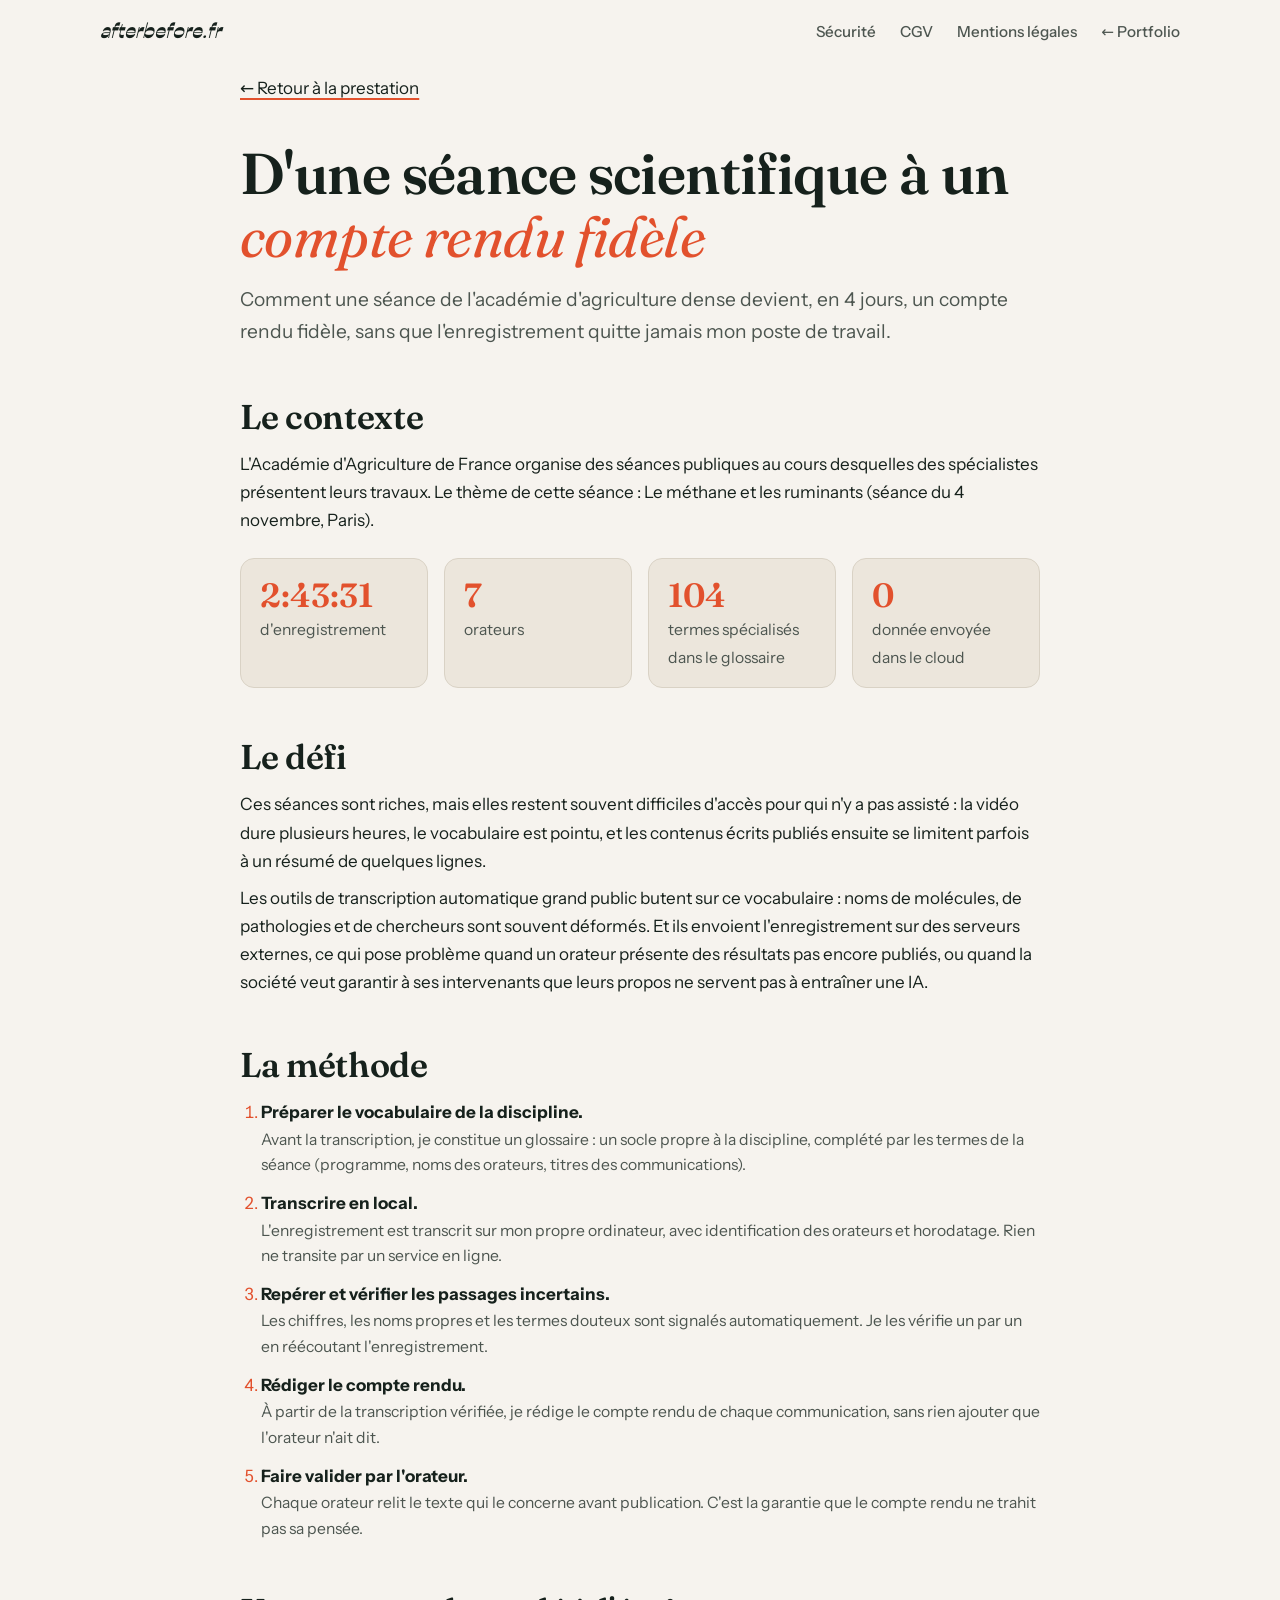
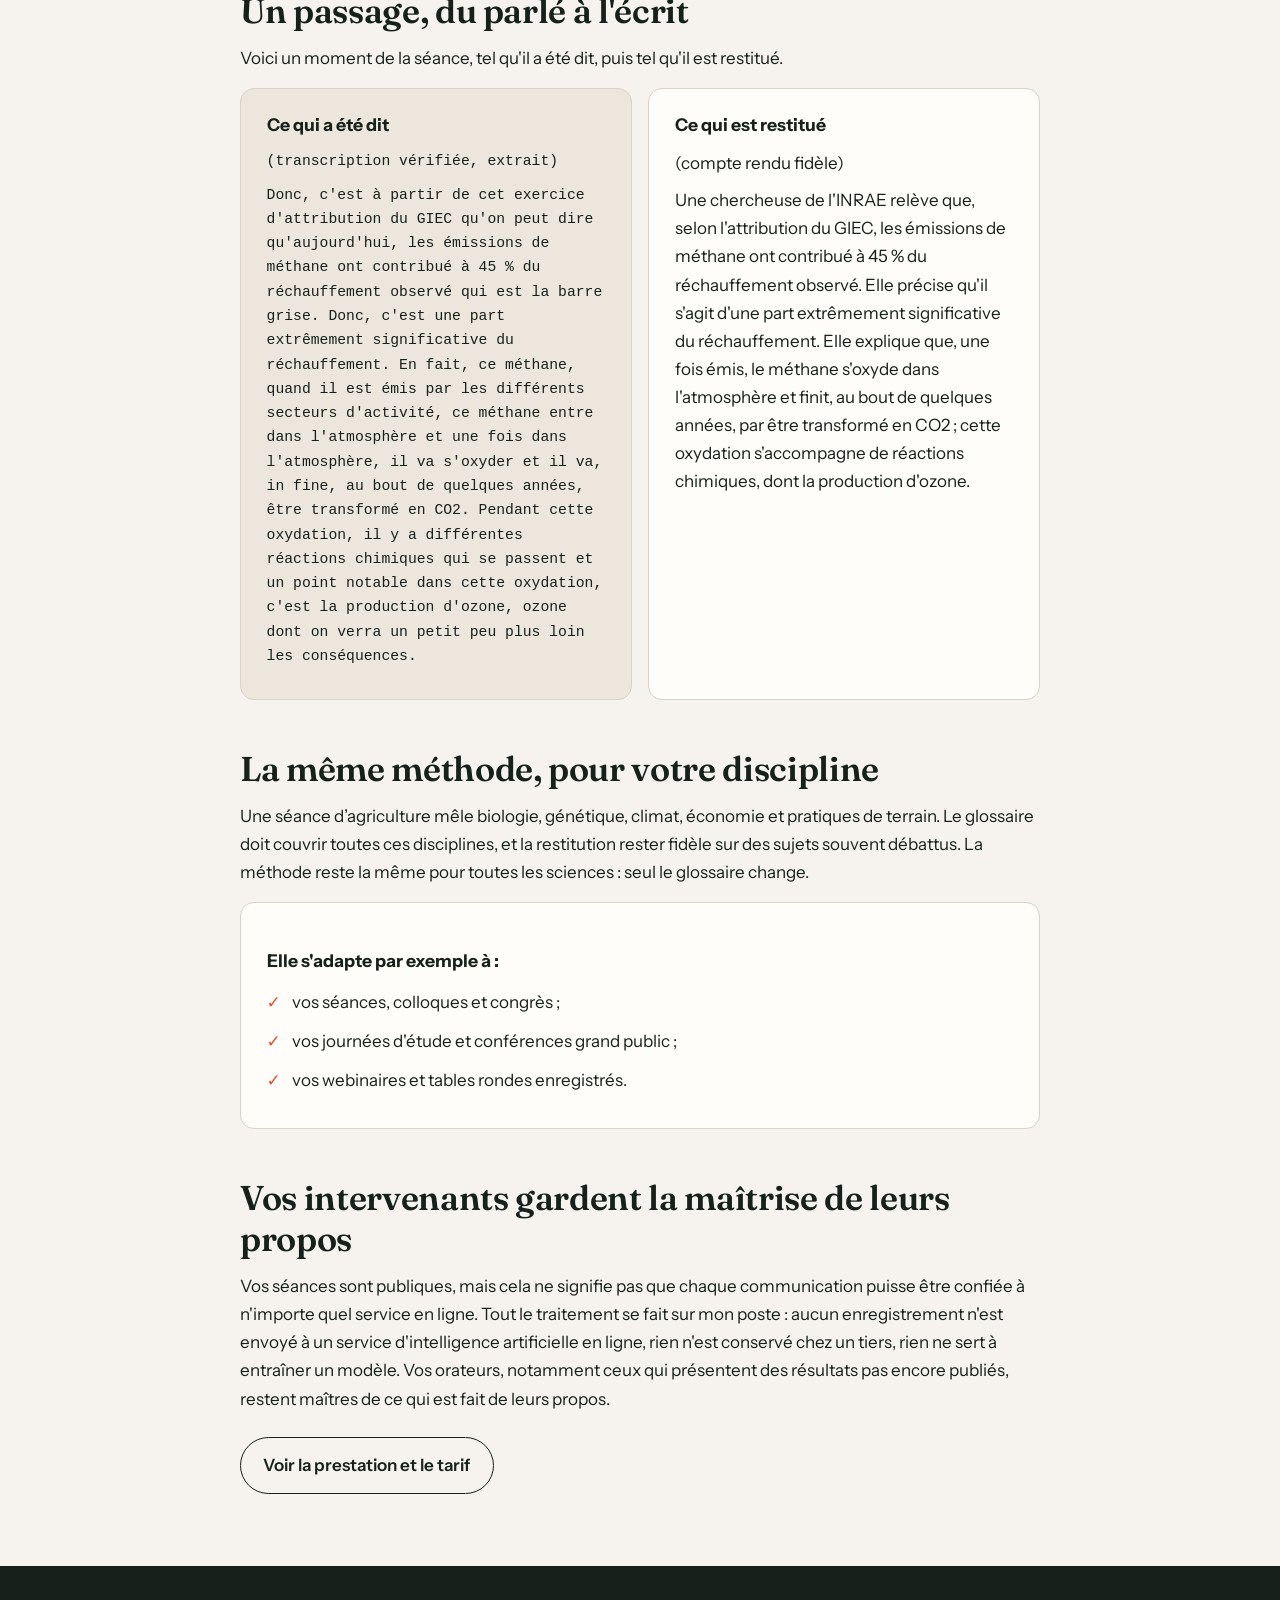
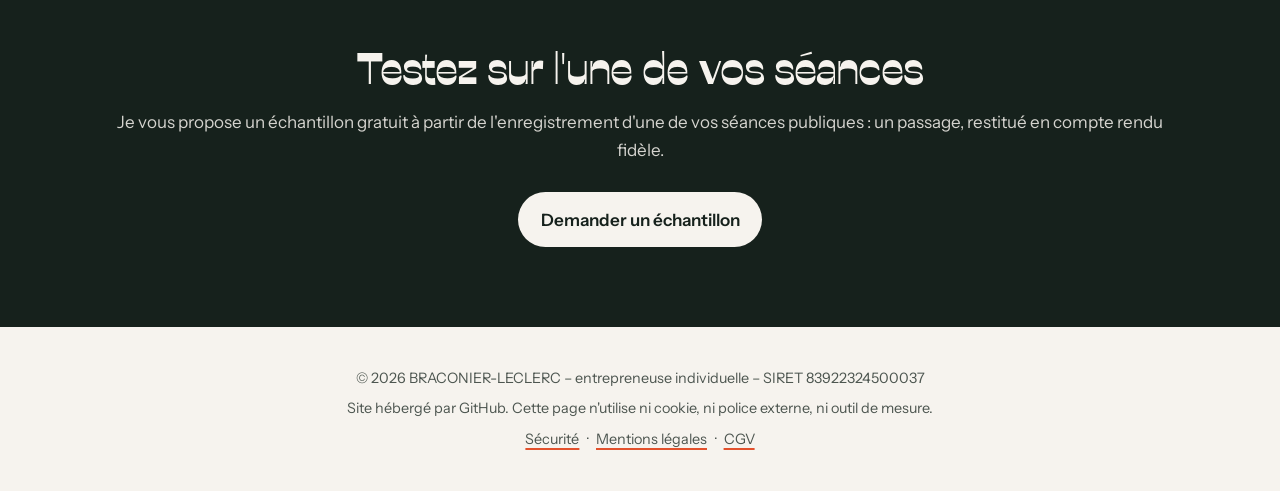
<file: etude-de-cas.html>
<!doctype html>
<html lang="fr">
<head>
<meta charset="utf-8">
<meta name="viewport" content="width=device-width, initial-scale=1">
<title>Étude de cas : d'une séance scientifique à un compte rendu fidèle | afterbefore.fr</title>
<meta name="description" content="Comment une séance scientifique au vocabulaire spécialisé devient un compte rendu fidèle, avec un traitement 100 % local.">
<link rel="canonical" href="https://afterbefore.fr/etude-de-cas.html">
<meta property="og:type" content="website">
<meta property="og:locale" content="fr_FR">
<meta property="og:title" content="Étude de cas : d'une séance scientifique à un compte rendu fidèle">
<meta property="og:description" content="Comment une séance scientifique au vocabulaire spécialisé devient un compte rendu fidèle, avec un traitement 100 % local.">
<meta property="og:url" content="https://afterbefore.fr/etude-de-cas.html">
<link rel="icon" type="image/x-icon" href="/feuille-verte.ico">
<link rel="preload" href="fonts/fraunces.woff2" as="font" type="font/woff2" crossorigin>
<link rel="preload" href="fonts/instrument-sans.woff2" as="font" type="font/woff2" crossorigin>
<link rel="stylesheet" href="fonts/fonts.css">
<link rel="stylesheet" href="styles.css">
<style>
  /* Styles propres à cette page, construits sur la charte de styles.css (papier, encre, vermillon).
     Mêmes réglages que la page comptes-rendus.html. */
  main#contenu { max-width: 52rem; margin: 0 auto; padding: 0 16px 3rem; }
  main h1, main h2 { font-family: "Fraunces", Georgia, serif; font-weight: 600; letter-spacing: -0.01em; }
  main h1 { font-size: clamp(2.2rem, 6vw, 3.6rem); line-height: 1.1; margin: 2.5rem 0 1rem; }
  main h2 { font-size: clamp(1.6rem, 3.5vw, 2.15rem); line-height: 1.2; margin: 3rem 0 .8rem; }
  main h3 { margin: 1.4rem 0 .4rem; }
  main p { margin: .6rem 0; }
  .lead { font-size: 1.2rem; color: var(--encre-douce); max-width: 60ch; }
  .btns { display: flex; gap: .8rem; flex-wrap: wrap; margin: 1.5rem 0; }
  .bloc { background: var(--blanc); border: 1px solid var(--bord); border-radius: var(--rayon); padding: 1.3rem 1.6rem; margin: 1rem 0; }
  ol.steps { padding-left: 1.3rem; }
  ol.steps li { margin: .7rem 0; }
  ol.steps li::marker { color: var(--accent); }
  ul.checks { list-style: none; padding: 0; margin: .8rem 0; }
  ul.checks li { padding-left: 1.6rem; position: relative; margin: .7rem 0; }
  ul.checks li::before { content: "✓"; position: absolute; left: 0; color: var(--accent); font-weight: 700; }
  .sub { display: block; color: var(--encre-douce); font-size: .98rem; }
  .chiffres { display: grid; gap: 1rem; grid-template-columns: repeat(auto-fit, minmax(10rem, 1fr)); margin: 1.5rem 0; }
  .chiffre { background: var(--papier-2); border: 1px solid var(--bord); border-radius: var(--rayon); padding: 1rem 1.2rem; }
  .chiffre strong { display: block; font-family: "Fraunces", Georgia, serif; font-size: clamp(1.6rem, 4vw, 2.1rem); font-weight: 600; line-height: 1.2; color: var(--accent); }
  .chiffre span { color: var(--encre-douce); font-size: .98rem; }
  .compare { display: grid; gap: 1rem; grid-template-columns: 1fr; margin: 1rem 0; }
  @media (min-width: 700px) { .compare { grid-template-columns: 1fr 1fr; } }
  .compare .bloc { margin: 0; }
  .compare h3 { margin-top: 0; }
  .raw { font-family: ui-monospace, Menlo, Consolas, monospace; font-size: .92rem; background: var(--papier-2); }
  .footer a { margin: 0 .3rem; }
</style>
</head>
<body>
<a class="skip-link" href="#contenu">Aller au contenu</a>

<header class="topbar">
  <a class="topbar__brand" href="https://afterbefore.fr">afterbefore.fr</a>
  <nav class="topbar__nav" aria-label="Navigation principale">
    <a href="securite.html">Sécurité</a>
    <a href="cgv.html">CGV</a>
    <a href="mentions-legales.html">Mentions légales</a>
    <a href="index.html">← Portfolio</a>
  </nav>
</header>

<main id="contenu">

  <p class="note"><a href="comptes-rendus.html">← Retour à la prestation</a></p>

  <h1>D'une séance scientifique à un <em>compte rendu fidèle</em></h1>
  <p class="lead">Comment une séance de l'académie d'agriculture dense devient, en 4 jours, un compte rendu fidèle, sans que l'enregistrement quitte jamais mon poste de travail.</p>

  <h2>Le contexte</h2>
  <p>L'Académie d'Agriculture de France organise des séances publiques au cours desquelles des spécialistes présentent leurs travaux. Le thème de cette séance : Le méthane et les ruminants (séance du 4 novembre, Paris).</p>

  <div class="chiffres">
    <div class="chiffre"><strong>2:43:31</strong><span>d'enregistrement</span></div>
    <div class="chiffre"><strong>7</strong><span>orateurs</span></div>
    <div class="chiffre"><strong>104</strong><span>termes spécialisés dans le glossaire</span></div>
    <div class="chiffre"><strong>0</strong><span>donnée envoyée dans le cloud</span></div>
  </div>

  <h2>Le défi</h2>
  <p>Ces séances sont riches, mais elles restent souvent difficiles d'accès pour qui n'y a pas assisté : la vidéo dure plusieurs heures, le vocabulaire est pointu, et les contenus écrits publiés ensuite se limitent parfois à un résumé de quelques lignes.</p>
  <p>Les outils de transcription automatique grand public butent sur ce vocabulaire : noms de molécules, de pathologies et de chercheurs sont souvent déformés. Et ils envoient l'enregistrement sur des serveurs externes, ce qui pose problème quand un orateur présente des résultats pas encore publiés, ou quand la société veut garantir à ses intervenants que leurs propos ne servent pas à entraîner une IA.</p>

  <h2>La méthode</h2>
  <ol class="steps">
    <li><strong>Préparer le vocabulaire de la discipline.</strong><span class="sub">Avant la transcription, je constitue un glossaire : un socle propre à la discipline, complété par les termes de la séance (programme, noms des orateurs, titres des communications).</span></li>
    <li><strong>Transcrire en local.</strong><span class="sub">L'enregistrement est transcrit sur mon propre ordinateur, avec identification des orateurs et horodatage. Rien ne transite par un service en ligne.</span></li>
    <li><strong>Repérer et vérifier les passages incertains.</strong><span class="sub">Les chiffres, les noms propres et les termes douteux sont signalés automatiquement. Je les vérifie un par un en réécoutant l'enregistrement.</span></li>
    <li><strong>Rédiger le compte rendu.</strong><span class="sub">À partir de la transcription vérifiée, je rédige le compte rendu de chaque communication, sans rien ajouter que l'orateur n'ait dit.</span></li>
    <li><strong>Faire valider par l'orateur.</strong><span class="sub">Chaque orateur relit le texte qui le concerne avant publication. C'est la garantie que le compte rendu ne trahit pas sa pensée.</span></li>
  </ol>

  <h2>Un passage, du parlé à l'écrit</h2>
  <p>Voici un moment de la séance, tel qu'il a été dit, puis tel qu'il est restitué.</p>
  <div class="compare">
    <div class="bloc raw">
      <h3>Ce qui a été dit</h3>
      <p>(transcription vérifiée, extrait)</p>
      <p>Donc, c'est à partir de cet exercice d'attribution du GIEC qu'on peut dire qu'aujourd'hui, les émissions de méthane ont contribué à 45 % du réchauffement observé qui est la barre grise. Donc, c'est une part extrêmement significative du réchauffement. En fait, ce méthane, quand il est émis par les différents secteurs d'activité, ce méthane entre dans l'atmosphère et une fois dans l'atmosphère, il va s'oxyder et il va, in fine, au bout de quelques années, être transformé en CO2. Pendant cette oxydation, il y a différentes réactions chimiques qui se passent et un point notable dans cette oxydation, c'est la production d'ozone, ozone dont on verra un petit peu plus loin les conséquences.</p>
    </div>
    <div class="bloc">
      <h3>Ce qui est restitué</h3>
      <p>(compte rendu fidèle)</p>
      <p>Une chercheuse de l'INRAE relève que, selon l'attribution du GIEC, les émissions de méthane ont contribué à 45 % du réchauffement observé. Elle précise qu'il s'agit d'une part extrêmement significative du réchauffement. Elle explique que, une fois émis, le méthane s'oxyde dans l'atmosphère et finit, au bout de quelques années, par être transformé en CO2 ; cette oxydation s'accompagne de réactions chimiques, dont la production d'ozone.</p>
    </div>
  </div>

  <h2>La même méthode, pour votre discipline</h2>
  <p>Une séance d’agriculture mêle biologie, génétique, climat, économie et pratiques de terrain. Le glossaire doit couvrir toutes ces disciplines, et la restitution rester fidèle sur des sujets souvent débattus. La méthode reste la même pour toutes les sciences : seul le glossaire change.</p>
  <div class="bloc">
    <h3>Elle s'adapte par exemple à :</h3>
    <ul class="checks">
      <li>vos séances, colloques et congrès ;</li>
      <li>vos journées d'étude et conférences grand public ;</li>
      <li>vos webinaires et tables rondes enregistrés.</li>
    </ul>
  </div>

  <h2>Vos intervenants gardent la maîtrise de leurs propos</h2>
  <p>Vos séances sont publiques, mais cela ne signifie pas que chaque communication puisse être confiée à n'importe quel service en ligne. Tout le traitement se fait sur mon poste : aucun enregistrement n'est envoyé à un service d'intelligence artificielle en ligne, rien n'est conservé chez un tiers, rien ne sert à entraîner un modèle. Vos orateurs, notamment ceux qui présentent des résultats pas encore publiés, restent maîtres de ce qui est fait de leurs propos.</p>

  <div class="btns">
    <a class="btn btn--ghost" href="comptes-rendus.html">Voir la prestation et le tarif</a>
  </div>

</main>

<section class="section section--cta" id="essai">
  <h2 style="color: var(--papier)">Testez sur l'une de vos séances</h2>
  <p>Je vous propose un échantillon gratuit à partir de l'enregistrement d'une de vos séances publiques : un passage, restitué en compte rendu fidèle.</p>
  <a class="btn btn--light" href="mailto:myriam-braconier@afterbefore.fr?subject=Demande%20d%27%C3%A9chantillon">Demander un échantillon</a>
</section>

<footer class="footer">
  <p>© 2026 BRACONIER-LECLERC – entrepreneuse individuelle – SIRET 83922324500037</p>
  <p>Site hébergé par GitHub. Cette page n'utilise ni cookie, ni police externe, ni outil de mesure.</p>
  <p>
    <a href="securite.html">Sécurité</a> ·
    <a href="mentions-legales.html">Mentions légales</a> ·
    <a href="cgv.html">CGV</a>
  </p>
</footer>
</body>
</html>
</file>
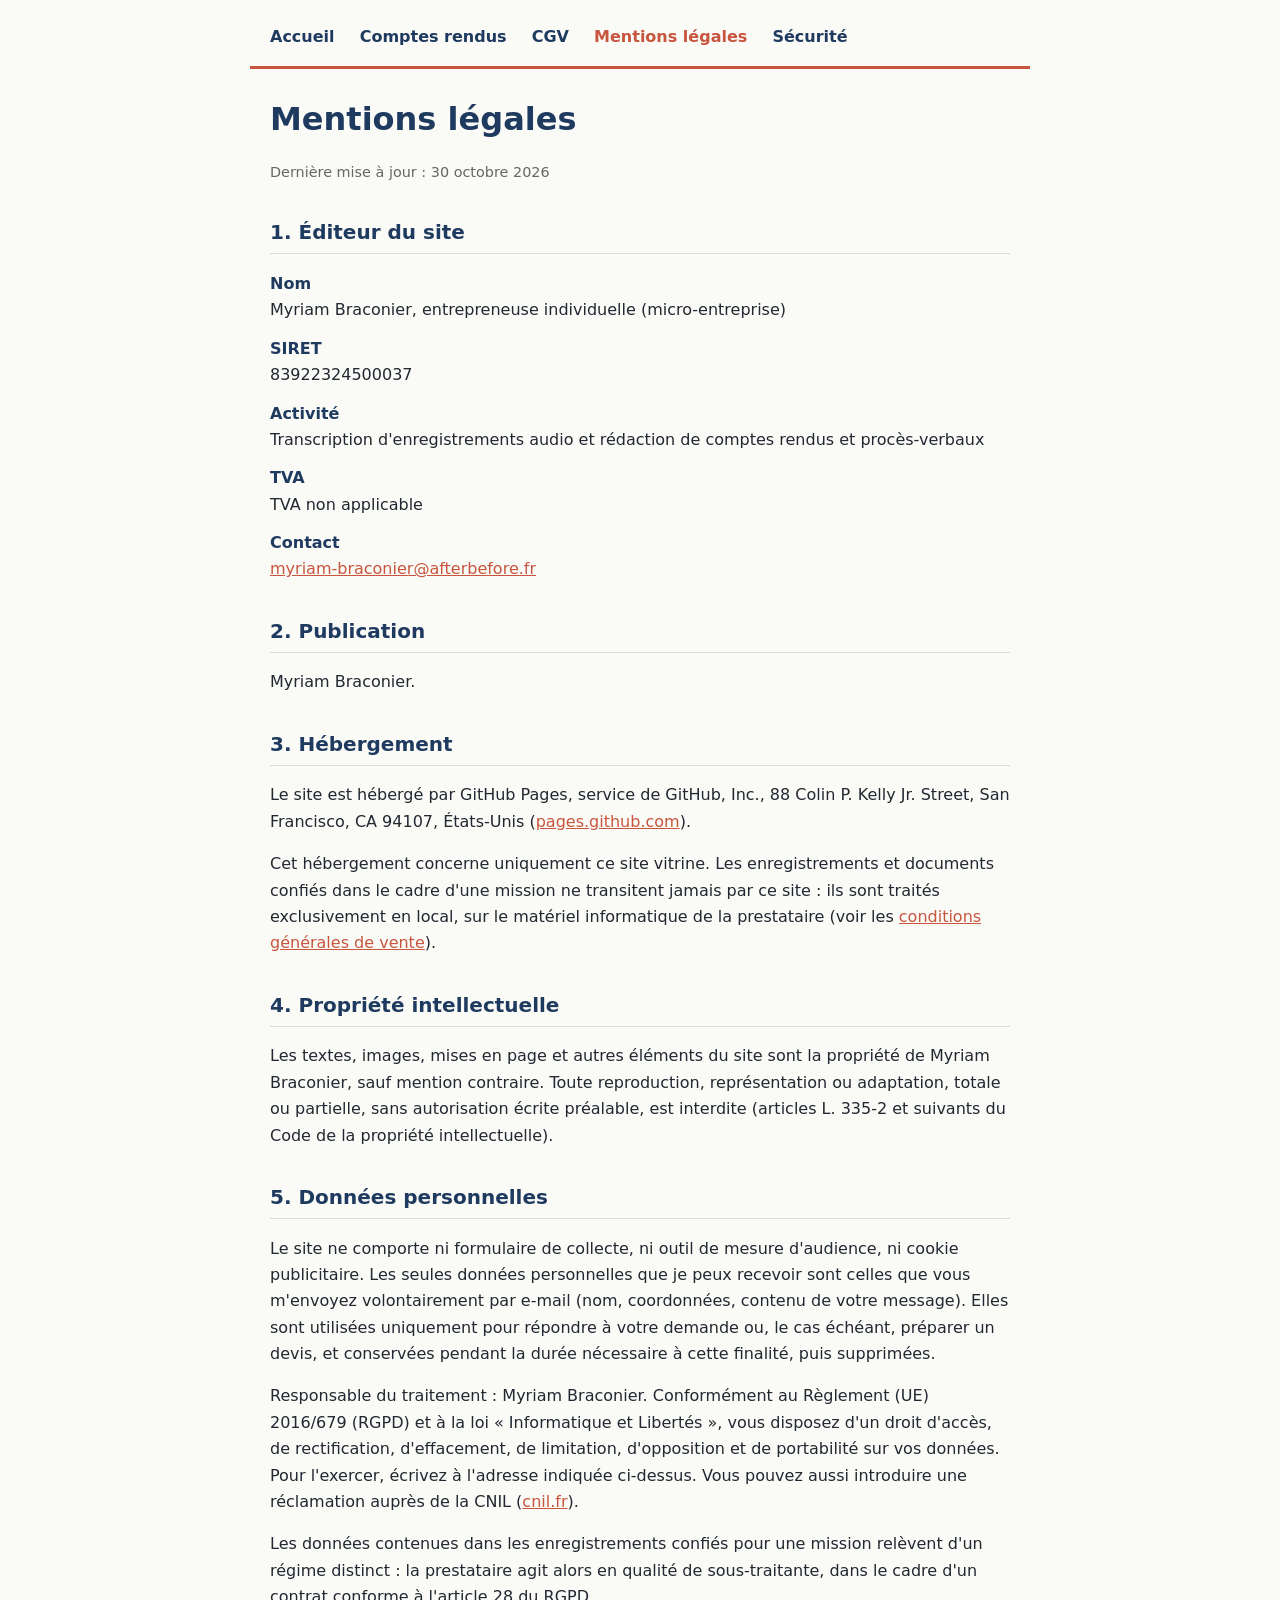
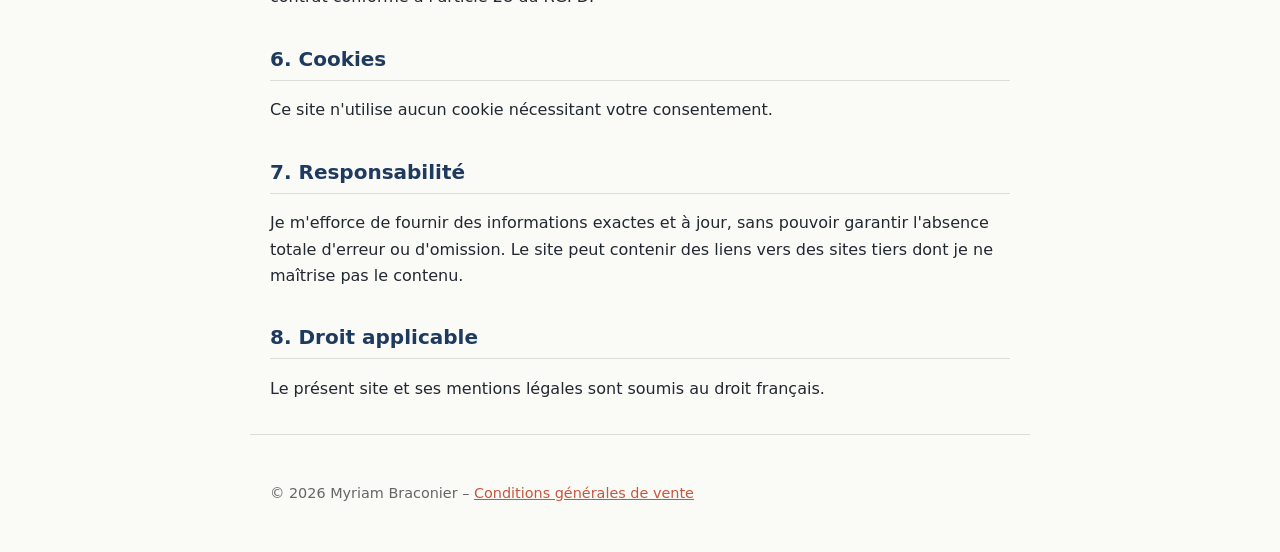
<file: mentions-legales.html>
<!DOCTYPE html>
<html lang="fr">
<head>
<meta charset="utf-8">
<meta name="viewport" content="width=device-width, initial-scale=1">
<title>Mentions légales – Myriam Braconier</title>
<meta name="robots" content="index,follow">
<style>

  :root {
    --couleur-fond: #fafaf7;
    --couleur-texte: #222831;
    --couleur-titre: #1f3a5f;
    --couleur-accent: #c8553d;
    --couleur-bordure: #dcdcd4;
    --couleur-placeholder: #fff3c4;
  }
  * { box-sizing: border-box; }
  body {
    margin: 0; background: var(--couleur-fond); color: var(--couleur-texte);
    font-family: system-ui, -apple-system, "Segoe UI", Roboto, sans-serif;
    line-height: 1.65;
  }
  header, main, footer { max-width: 780px; margin: 0 auto; padding: 0 1.25rem; }
  header { padding-top: 1.5rem; padding-bottom: 1rem; border-bottom: 3px solid var(--couleur-accent); }
  nav a { color: var(--couleur-titre); text-decoration: none; margin-right: 1.25rem; font-weight: 600; }
  nav a:hover, nav a[aria-current] { color: var(--couleur-accent); }
  h1 { color: var(--couleur-titre); margin: 1.5rem 0 .25rem; font-size: 2rem; }
  h2 { color: var(--couleur-titre); margin-top: 2rem; padding-bottom: .25rem; border-bottom: 1px solid var(--couleur-bordure); font-size: 1.25rem; }
  a { color: var(--couleur-accent); }
  .maj { color: #666; font-size: .9rem; }
  .a-completer { background: var(--couleur-placeholder); padding: 0 .25rem; border-radius: 3px; }
  dl { margin: 0; }
  dt { font-weight: 700; color: var(--couleur-titre); margin-top: .75rem; }
  dd { margin: 0; }
  footer { padding: 2rem 1.25rem; margin-top: 2rem; border-top: 1px solid var(--couleur-bordure); font-size: .9rem; color: #666; }
</style>
</head>
<body>
<header>
  <nav aria-label="Navigation">
    <a href="index.html">Accueil</a>
    <a href="comptes-rendus.html">Comptes rendus</a>
    <a href="cgv.html">CGV</a>
    <a href="mentions-legales.html" aria-current="page">Mentions légales</a>
     <a href="securite.html">Sécurité</a>
  </nav>
</header>

<main>
  <h1>Mentions légales</h1>
  <p class="maj">Dernière mise à jour : 30 octobre 2026</p>

  <h2>1. Éditeur du site</h2>
  <dl>
    <dt>Nom</dt>
    <dd>Myriam Braconier, entrepreneuse individuelle (micro-entreprise)</dd>

    <dt>SIRET</dt>
    <dd>83922324500037</dd>
    <dt>Activité</dt>
    <dd>Transcription d'enregistrements audio et rédaction de comptes rendus et procès-verbaux</dd>
    <dt>TVA</dt>
    <dd>TVA non applicable</dd>
    <dt>Contact</dt>
    <dd><a href="mailto:myriam-braconier@afterbefore.fr">myriam-braconier@afterbefore.fr</a></dd>
  </dl>

  <h2>2. Publication</h2>
  <p>Myriam Braconier.</p>

  <h2>3. Hébergement</h2>
  <p>Le site est hébergé par GitHub Pages, service de GitHub, Inc., 88 Colin P. Kelly Jr. Street, San Francisco, CA 94107, États-Unis (<a href="https://pages.github.com" rel="noopener">pages.github.com</a>).</p>
  <p>Cet hébergement concerne uniquement ce site vitrine. Les enregistrements et documents confiés dans le cadre d'une mission ne transitent jamais par ce site : ils sont traités exclusivement en local, sur le matériel informatique de la prestataire (voir les <a href="cgv.html">conditions générales de vente</a>).</p>

  <h2>4. Propriété intellectuelle</h2>
  <p>Les textes, images, mises en page et autres éléments du site sont la propriété de Myriam Braconier, sauf mention contraire. Toute reproduction, représentation ou adaptation, totale ou partielle, sans autorisation écrite préalable, est interdite (articles L. 335-2 et suivants du Code de la propriété intellectuelle).</p>

  <h2>5. Données personnelles</h2>
  <p>Le site ne comporte ni formulaire de collecte, ni outil de mesure d'audience, ni cookie publicitaire. Les seules données personnelles que je peux recevoir sont celles que vous m'envoyez volontairement par e-mail (nom, coordonnées, contenu de votre message). Elles sont utilisées uniquement pour répondre à votre demande ou, le cas échéant, préparer un devis, et conservées pendant la durée nécessaire à cette finalité, puis supprimées.</p>
  <p>Responsable du traitement : Myriam Braconier. Conformément au Règlement (UE) 2016/679 (RGPD) et à la loi « Informatique et Libertés », vous disposez d'un droit d'accès, de rectification, d'effacement, de limitation, d'opposition et de portabilité sur vos données. Pour l'exercer, écrivez à l'adresse indiquée ci-dessus. Vous pouvez aussi introduire une réclamation auprès de la CNIL (<a href="https://www.cnil.fr" rel="noopener">cnil.fr</a>).</p>
  <p>Les données contenues dans les enregistrements confiés pour une mission relèvent d'un régime distinct : la prestataire agit alors en qualité de sous-traitante, dans le cadre d'un contrat conforme à l'article 28 du RGPD.</p>

  <h2>6. Cookies</h2>
  <p>Ce site n'utilise aucun cookie nécessitant votre consentement.</p>

  <h2>7. Responsabilité</h2>
  <p>Je m'efforce de fournir des informations exactes et à jour, sans pouvoir garantir l'absence totale d'erreur ou d'omission. Le site peut contenir des liens vers des sites tiers dont je ne maîtrise pas le contenu.</p>

  <h2>8. Droit applicable</h2>
  <p>Le présent site et ses mentions légales sont soumis au droit français.</p>
</main>

<footer>
  <p>© 2026 Myriam Braconier – <a href="cgv.html">Conditions générales de vente</a></p>
</footer>
</body>
</html>
</file>
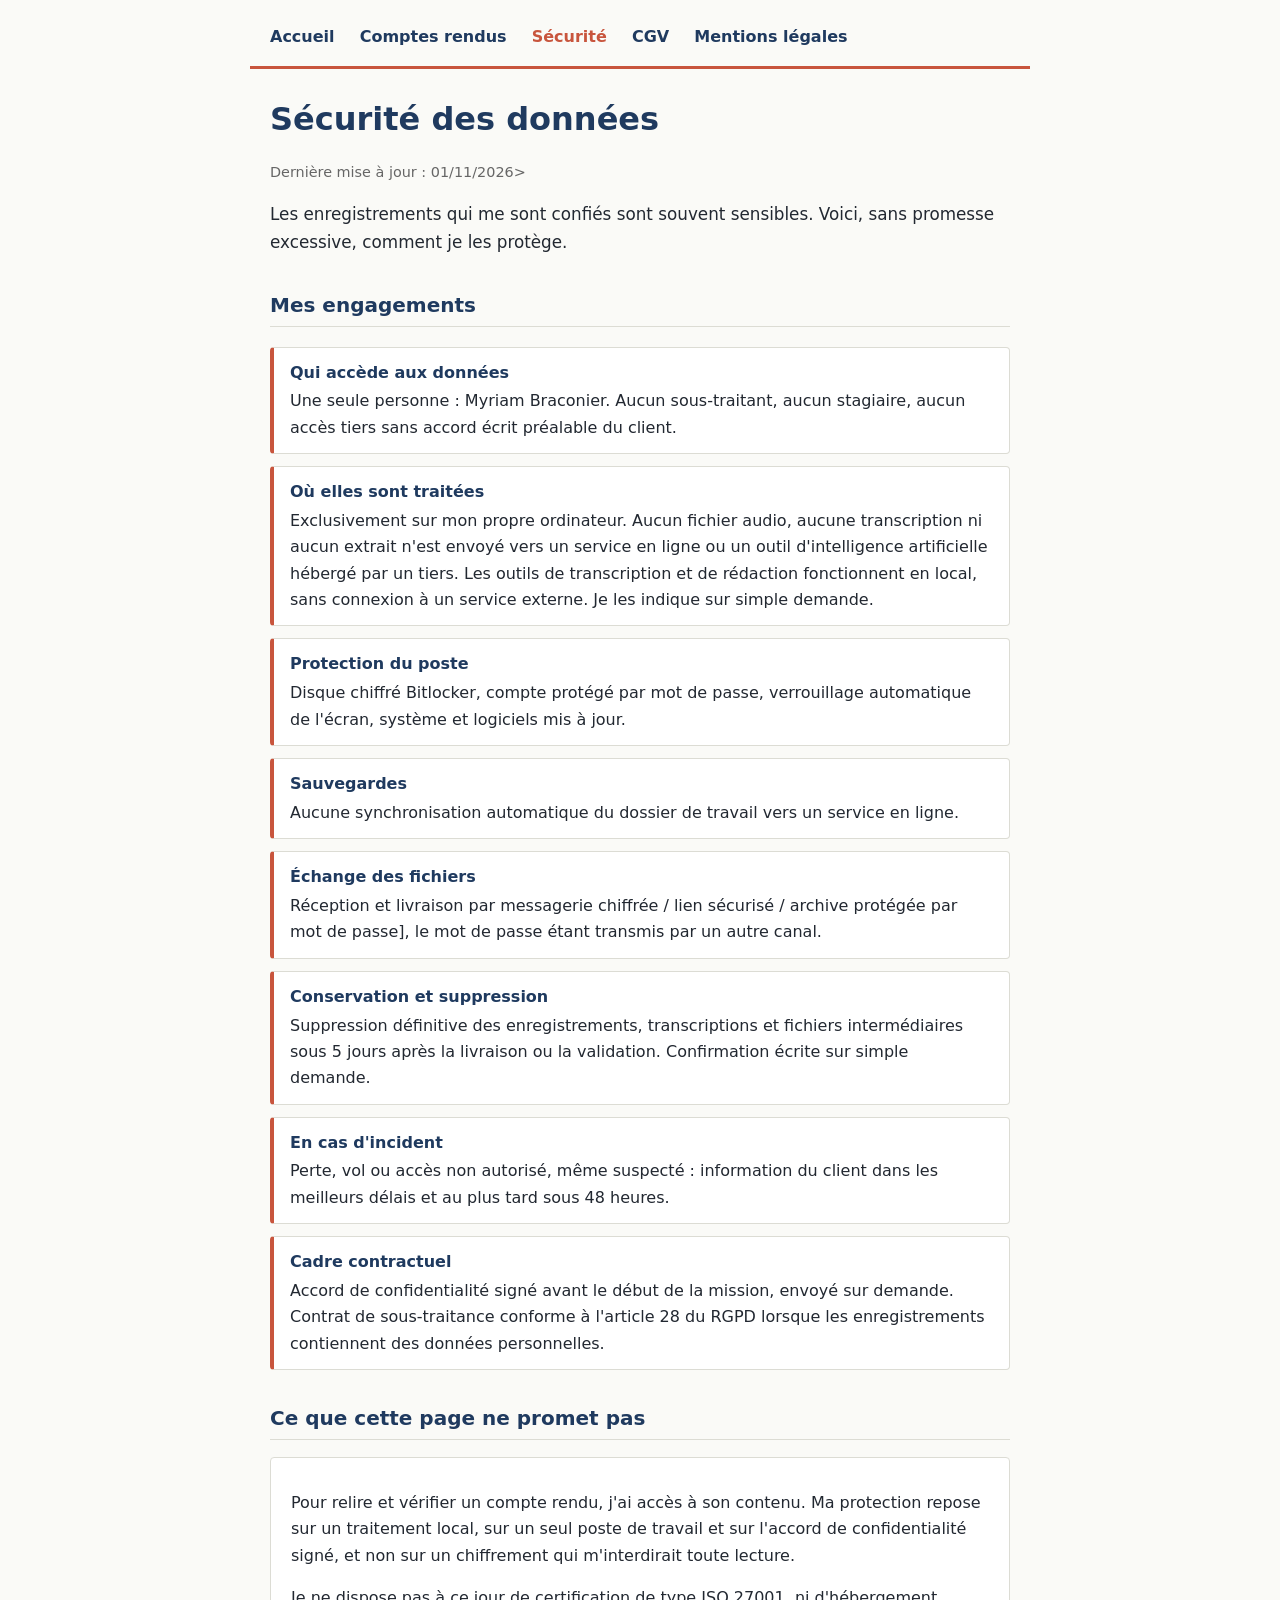
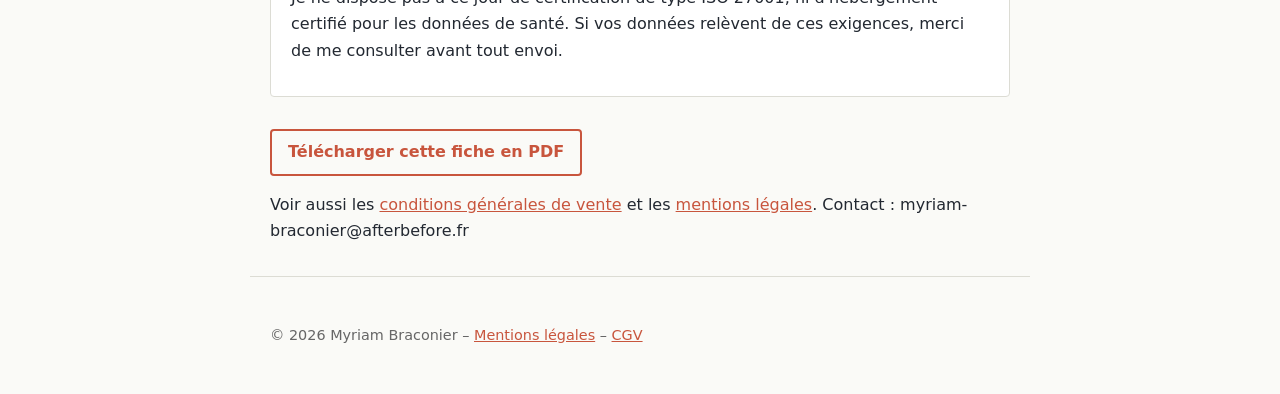
<file: securite.html>
<!DOCTYPE html>
<html lang="fr">
<head>
<meta charset="utf-8">
<meta name="viewport" content="width=device-width, initial-scale=1">
<title>Sécurité des données – Myriam Braconier</title>
<meta name="description" content="Comment sont protégés les enregistrements et comptes rendus confiés à Myriam Braconier : traitement local, accès limité, suppression après livraison.">
<meta name="robots" content="index,follow">
<style>
  /* === CODES COULEURS : à remplacer par ceux de la page comptes-rendus === */
  :root {
    --couleur-fond: #fafaf7;
    --couleur-texte: #222831;
    --couleur-titre: #1f3a5f;
    --couleur-accent: #c8553d;
    --couleur-bordure: #dcdcd4;
    --couleur-placeholder: #fff3c4;
  }
  * { box-sizing: border-box; }
  body {
    margin: 0; background: var(--couleur-fond); color: var(--couleur-texte);
    font-family: system-ui, -apple-system, "Segoe UI", Roboto, sans-serif;
    line-height: 1.65;
  }
  header, main, footer { max-width: 780px; margin: 0 auto; padding: 0 1.25rem; }
  header { padding-top: 1.5rem; padding-bottom: 1rem; border-bottom: 3px solid var(--couleur-accent); }
  nav a { color: var(--couleur-titre); text-decoration: none; margin-right: 1.25rem; font-weight: 600; display: inline-block; }
  nav a:hover, nav a[aria-current] { color: var(--couleur-accent); }
  h1 { color: var(--couleur-titre); margin: 1.5rem 0 .25rem; font-size: 2rem; }
  h2 { color: var(--couleur-titre); margin-top: 2rem; padding-bottom: .25rem; border-bottom: 1px solid var(--couleur-bordure); font-size: 1.25rem; }
  a { color: var(--couleur-accent); }
  .intro { font-size: 1.05rem; }
  .maj { color: #666; font-size: .9rem; }
  .a-completer { background: var(--couleur-placeholder); padding: 0 .25rem; border-radius: 3px; }
  .mesures { display: grid; gap: .75rem; margin: 1.25rem 0; padding: 0; list-style: none; }
  .mesures li { background: #fff; border: 1px solid var(--couleur-bordure); border-left: 4px solid var(--couleur-accent); border-radius: 4px; padding: .75rem 1rem; }
  .mesures strong { display: block; color: var(--couleur-titre); margin-bottom: .15rem; }
  .limites { background: #fff; border: 1px solid var(--couleur-bordure); border-radius: 4px; padding: 1rem 1.25rem; }
  .telecharger { display: inline-block; margin-top: 1rem; padding: .5rem 1rem; border: 2px solid var(--couleur-accent); border-radius: 4px; font-weight: 600; text-decoration: none; }
  .telecharger:hover { background: var(--couleur-accent); color: #fff; }
  footer { padding: 2rem 1.25rem; margin-top: 2rem; border-top: 1px solid var(--couleur-bordure); font-size: .9rem; color: #666; }
</style>
</head>
<body>
<header>
  <nav aria-label="Navigation">
    <a href="index.html">Accueil</a>
    <a href="comptes-rendus.html">Comptes rendus</a>
    <a href="securite.html" aria-current="page">Sécurité</a>
    <a href="cgv.html">CGV</a>
    <a href="mentions-legales.html">Mentions légales</a>
  </nav>
</header>

<main>
  <h1>Sécurité des données</h1>
  <p class="maj">Dernière mise à jour : 01/11/2026></p>
  <p class="intro">Les enregistrements qui me sont confiés sont souvent sensibles. Voici, sans promesse excessive, comment je les protège.</p>

  <h2>Mes engagements</h2>
  <ul class="mesures">
    <li><strong>Qui accède aux données</strong>
      Une seule personne : Myriam Braconier. Aucun sous-traitant, aucun stagiaire, aucun accès tiers sans accord écrit préalable du client.</li>
    <li><strong>Où elles sont traitées</strong>
      Exclusivement sur mon propre ordinateur. Aucun fichier audio, aucune transcription ni aucun extrait n'est envoyé vers un service en ligne ou un outil d'intelligence artificielle hébergé par un tiers. Les outils de transcription et de rédaction fonctionnent en local, sans connexion à un service externe. Je les indique sur simple demande.</li>
    <li><strong>Protection du poste</strong>
      Disque chiffré Bitlocker, compte protégé par mot de passe, verrouillage automatique de l'écran, système et logiciels mis à jour.</li>
    <li><strong>Sauvegardes</strong>
      Aucune synchronisation automatique du dossier de travail vers un service en ligne.
    <li><strong>Échange des fichiers</strong>
      Réception et livraison par messagerie chiffrée / lien sécurisé / archive protégée par mot de passe], le mot de passe étant transmis par un autre canal.</li>
    <li><strong>Conservation et suppression</strong>
      Suppression définitive des enregistrements, transcriptions et fichiers intermédiaires sous 5 jours après la livraison ou la validation. Confirmation écrite sur simple demande.</li>
    <li><strong>En cas d'incident</strong>
      Perte, vol ou accès non autorisé, même suspecté : information du client dans les meilleurs délais et au plus tard sous 48 heures.</li>
    <li><strong>Cadre contractuel</strong>
      Accord de confidentialité signé avant le début de la mission, envoyé sur demande. Contrat de sous-traitance conforme à l'article 28 du RGPD lorsque les enregistrements contiennent des données personnelles.</li>
  </ul>

  <h2>Ce que cette page ne promet pas</h2>
  <div class="limites">
    <p>Pour relire et vérifier un compte rendu, j'ai accès à son contenu. Ma protection repose sur un traitement local, sur un seul poste de travail et sur l'accord de confidentialité signé, et non sur un chiffrement qui m'interdirait toute lecture.</p>
    <p>Je ne dispose pas à ce jour de certification de type ISO 27001, ni d'hébergement certifié pour les données de santé. Si vos données relèvent de ces exigences, merci de me consulter avant tout envoi.</p>
  </div>

  <p><a class="telecharger" href="Fiche_securite_donnees.pdf">Télécharger cette fiche en PDF</a></p>

  <p>Voir aussi les <a href="cgv.html">conditions générales de vente</a> et les <a href="mentions-legales.html">mentions légales</a>. Contact : myriam-braconier@afterbefore.fr</p>
</main>

<footer>
  <p>© 2026 Myriam Braconier – <a href="mentions-legales.html">Mentions légales</a> – <a href="cgv.html">CGV</a></p>
</footer>
</body>
</html>
</file>
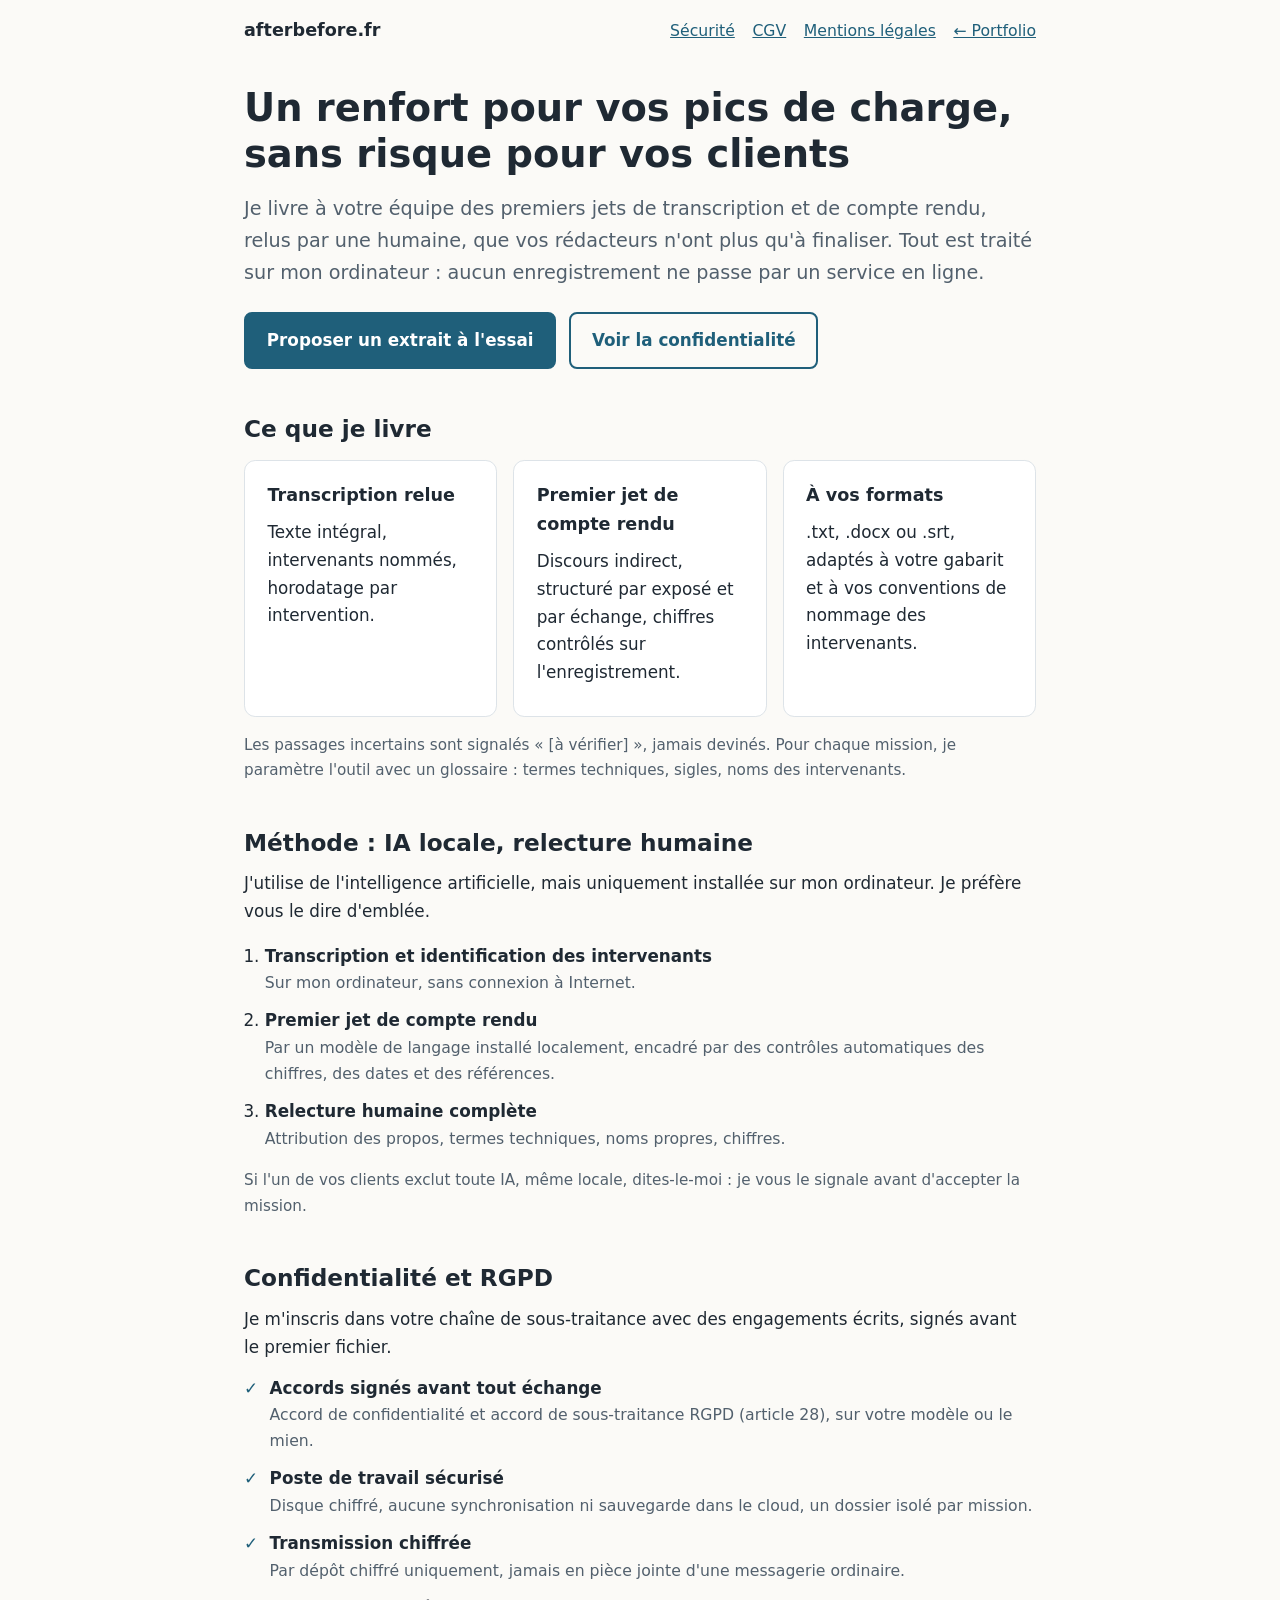
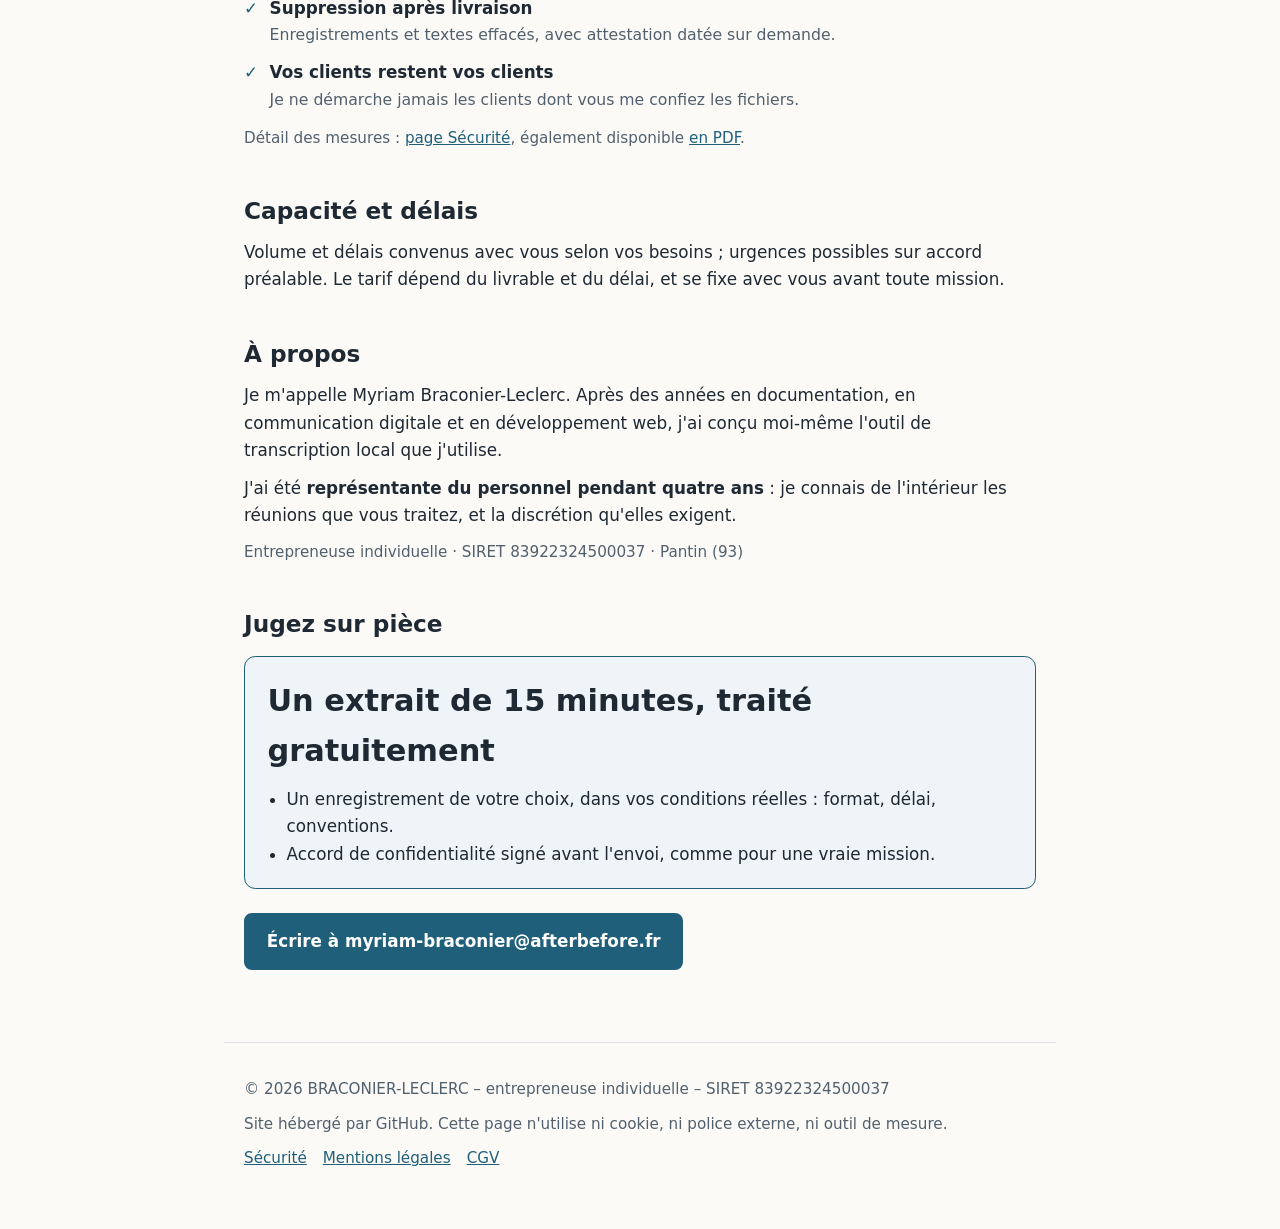
<file: sous-traitance.html>
<!doctype html>
<html lang="fr">
<head>
<meta charset="utf-8">
<meta name="viewport" content="width=device-width, initial-scale=1">
<title>Sous-traitance de transcriptions et comptes rendus, traités en local | afterbefore.fr</title>
<meta name="description" content="Premiers jets de transcription et de compte rendu pour sociétés de transcription : IA locale, relecture humaine, accord de sous-traitance RGPD signé avant le premier fichier. Essai gratuit sur un extrait de 15 minutes.">
<link rel="canonical" href="https://afterbefore.fr/sous-traitance.html">
<meta property="og:type" content="website">
<meta property="og:locale" content="fr_FR">
<meta property="og:title" content="Un renfort pour vos pics de charge, sans risque pour vos clients">
<meta property="og:description" content="Premiers jets relus, traités sans aucun service en ligne. Essai gratuit sur un extrait de 15 minutes.">
<meta property="og:url" content="https://afterbefore.fr/sous-traitance.html">
<style>
  :root {
    --bg: #fbfaf7;
    --text: #1f2933;
    --muted: #52606d;
    --accent: #1f5f7a;
    --accent-dark: #164759;
    --card: #ffffff;
    --line: #dde3e8;
    --soft: #eef4f7;
    --warn: #fff6e5;
  }
  @media (prefers-color-scheme: dark) {
    :root {
      --bg: #14191d;
      --text: #e8edf1;
      --muted: #a9b5bf;
      --accent: #6cb6d3;
      --accent-dark: #8cc9e0;
      --card: #1c2329;
      --line: #2e3841;
      --soft: #1a2830;
      --warn: #2b2618;
    }
  }
  * { box-sizing: border-box; }
  html { scroll-behavior: smooth; }
  body {
    margin: 0;
    font-family: system-ui, -apple-system, "Segoe UI", Roboto, Arial, sans-serif;
    font-size: 1.05rem;
    line-height: 1.65;
    color: var(--text);
    background: var(--bg);
  }
  .skip { position: absolute; left: -999px; }
  .skip:focus { left: 1rem; top: 1rem; background: var(--card); padding: .5rem 1rem; z-index: 10; }
  header.top {
    max-width: 52rem; margin: 0 auto; padding: 1rem 1.25rem;
    display: flex; justify-content: space-between; align-items: center; gap: 1rem; flex-wrap: wrap;
  }
  header.top strong { font-size: 1.1rem; }
  a { color: var(--accent); }
  a:hover { color: var(--accent-dark); }
  main { max-width: 52rem; margin: 0 auto; padding: 0 1.25rem 3rem; }
  h1 { font-size: clamp(1.7rem, 4.5vw, 2.4rem); line-height: 1.2; margin: 1.5rem 0 1rem; }
  h2 { font-size: 1.45rem; line-height: 1.3; margin: 2.8rem 0 .8rem; }
  h3 { font-size: 1.1rem; margin: 1.4rem 0 .4rem; }
  p { margin: .6rem 0; }
  .lead { font-size: 1.2rem; color: var(--muted); }
  .btns { display: flex; gap: .8rem; flex-wrap: wrap; margin: 1.5rem 0; }
  .btn {
    display: inline-block; padding: .8rem 1.3rem; border-radius: .5rem;
    font-weight: 600; text-decoration: none; border: 2px solid var(--accent);
  }
  .btn.primary { background: var(--accent); color: #fff; }
  .btn.primary:hover { background: var(--accent-dark); color: #fff; }
  .btn.secondary { color: var(--accent); background: transparent; }
  .btn:focus-visible, a:focus-visible { outline: 3px solid var(--accent-dark); outline-offset: 2px; }
  .card {
    background: var(--card); border: 1px solid var(--line);
    border-radius: .7rem; padding: 1.2rem 1.4rem; margin: 1rem 0;
  }
  .price { background: var(--soft); border-color: var(--accent); }
  .price .big { font-size: 1.9rem; font-weight: 700; margin: 0; }
  .price ul { margin: .6rem 0 0; padding-left: 1.2rem; }
  ol.steps { padding-left: 1.3rem; }
  ol.steps li { margin: .7rem 0; }
  ul.checks { list-style: none; padding: 0; margin: .8rem 0; }
  ul.checks li { padding-left: 1.6rem; position: relative; margin: .7rem 0; }
  ul.checks li::before { content: "✓"; position: absolute; left: 0; color: var(--accent); font-weight: 700; }
  .sub { display: block; color: var(--muted); font-size: .98rem; }
  .diagram { margin: 1.5rem 0; }
  .diagram svg { width: 100%; height: auto; max-width: 40rem; }
  .compare { display: grid; gap: 1rem; grid-template-columns: 1fr; margin: 1rem 0; }
  @media (min-width: 700px) { .compare { grid-template-columns: 1fr 1fr; } }
  .compare .card { margin: 0; }
  .compare h3 { margin-top: 0; }
  .raw { font-family: ui-monospace, Menlo, Consolas, monospace; font-size: .92rem; background: var(--warn); }
  .note { color: var(--muted); font-size: .95rem; }
  footer { border-top: 1px solid var(--line); max-width: 52rem; margin: 0 auto; padding: 1.5rem 1.25rem 3rem; color: var(--muted); font-size: .95rem; }
  footer a { margin-right: 1rem; }
  header.top nav { display: flex; gap: 1.1rem; flex-wrap: wrap; font-size: .98rem; }
  .trio { display: grid; gap: 1rem; grid-template-columns: 1fr; margin: 1rem 0; }
  @media (min-width: 760px) { .trio { grid-template-columns: repeat(3, 1fr); } }
  .trio .card { margin: 0; }
  .trio h3 { margin-top: 0; }
</style>
</head>
<body>
<a class="skip" href="#contenu">Aller au contenu</a>

<header class="top">
  <strong>afterbefore.fr</strong>
  <nav aria-label="Navigation">
    <a href="https://afterbefore.fr/securite.html">Sécurité</a>
    <a href="https://afterbefore.fr/cgv.html">CGV</a>
    <a href="https://afterbefore.fr/mentions-legales.html">Mentions légales</a>
    <a href="https://afterbefore.fr/">← Portfolio</a>
  </nav>
</header>

<main id="contenu">

  <h1>Un renfort pour vos pics de charge, sans risque pour vos clients</h1>
  <p class="lead">Je livre à votre équipe des premiers jets de transcription et de compte rendu, relus par une humaine, que vos rédacteurs n'ont plus qu'à finaliser. Tout est traité sur mon ordinateur : aucun enregistrement ne passe par un service en ligne.</p>

  <div class="btns">
    <a class="btn primary" href="mailto:myriam-braconier@afterbefore.fr?subject=Essai%20sur%20extrait%20-%20sous-traitance">Proposer un extrait à l'essai</a>
    <a class="btn secondary" href="#confidentialite">Voir la confidentialité</a>
  </div>

  <h2>Ce que je livre</h2>
  <div class="trio">
    <div class="card">
      <h3>Transcription relue</h3>
      <p>Texte intégral, intervenants nommés, horodatage par intervention.</p>
    </div>
    <div class="card">
      <h3>Premier jet de compte rendu</h3>
      <p>Discours indirect, structuré par exposé et par échange, chiffres contrôlés sur l'enregistrement.</p>
    </div>
    <div class="card">
      <h3>À vos formats</h3>
      <p>.txt, .docx ou .srt, adaptés à votre gabarit et à vos conventions de nommage des intervenants.</p>
    </div>
  </div>
  <p class="note">Les passages incertains sont signalés « [à vérifier] », jamais devinés. Pour chaque mission, je paramètre l'outil avec un glossaire : termes techniques, sigles, noms des intervenants.</p>

  <h2>Méthode : IA locale, relecture humaine</h2>
  <p>J'utilise de l'intelligence artificielle, mais uniquement installée sur mon ordinateur. Je préfère vous le dire d'emblée.</p>
  <ol class="steps">
    <li><strong>Transcription et identification des intervenants</strong><span class="sub">Sur mon ordinateur, sans connexion à Internet.</span></li>
    <li><strong>Premier jet de compte rendu</strong><span class="sub">Par un modèle de langage installé localement, encadré par des contrôles automatiques des chiffres, des dates et des références.</span></li>
    <li><strong>Relecture humaine complète</strong><span class="sub">Attribution des propos, termes techniques, noms propres, chiffres.</span></li>
  </ol>
  <p class="note">Si l'un de vos clients exclut toute IA, même locale, dites-le-moi : je vous le signale avant d'accepter la mission.</p>

  <h2 id="confidentialite">Confidentialité et RGPD</h2>
  <p>Je m'inscris dans votre chaîne de sous-traitance avec des engagements écrits, signés avant le premier fichier.</p>
  <ul class="checks">
    <li><strong>Accords signés avant tout échange</strong><span class="sub">Accord de confidentialité et accord de sous-traitance RGPD (article 28), sur votre modèle ou le mien.</span></li>
    <li><strong>Poste de travail sécurisé</strong><span class="sub">Disque chiffré, aucune synchronisation ni sauvegarde dans le cloud, un dossier isolé par mission.</span></li>
    <li><strong>Transmission chiffrée</strong><span class="sub">Par dépôt chiffré uniquement, jamais en pièce jointe d'une messagerie ordinaire.</span></li>
    <li><strong>Suppression après livraison</strong><span class="sub">Enregistrements et textes effacés, avec attestation datée sur demande.</span></li>
    <li><strong>Vos clients restent vos clients</strong><span class="sub">Je ne démarche jamais les clients dont vous me confiez les fichiers.</span></li>
  </ul>
  <p class="note">Détail des mesures : <a href="https://afterbefore.fr/securite.html">page Sécurité</a>, également disponible <a href="https://afterbefore.fr/Fiche_securite_donnees.pdf">en PDF</a>.</p>

  <h2>Capacité et délais</h2>
  <!-- À compléter : volume hebdomadaire et délai standard, une fois mesurés. Exemple :
  <p><strong>Jusqu'à [X] heures d'enregistrement par semaine</strong>, livrées sous [Y] jours ouvrés.</p>
  -->
  <p>Volume et délais convenus avec vous selon vos besoins ; urgences possibles sur accord préalable. Le tarif dépend du livrable et du délai, et se fixe avec vous avant toute mission.</p>

  <h2>À propos</h2>
  <p>Je m'appelle Myriam Braconier-Leclerc. Après des années en documentation, en communication digitale et en développement web, j'ai conçu moi-même l'outil de transcription local que j'utilise.</p>
  <p>J'ai été <strong>représentante du personnel pendant quatre ans</strong> : je connais de l'intérieur les réunions que vous traitez, et la discrétion qu'elles exigent.</p>
  <p class="note">Entrepreneuse individuelle · SIRET 83922324500037 · Pantin (93)</p>

  <h2>Jugez sur pièce</h2>
  <div class="card price">
    <p class="big">Un extrait de 15 minutes, traité gratuitement</p>
    <ul>
      <li>Un enregistrement de votre choix, dans vos conditions réelles : format, délai, conventions.</li>
      <li>Accord de confidentialité signé avant l'envoi, comme pour une vraie mission.</li>
    </ul>
  </div>
  <div class="btns">
    <a class="btn primary" href="mailto:myriam-braconier@afterbefore.fr?subject=Essai%20sur%20extrait%20-%20sous-traitance">Écrire à myriam-braconier@afterbefore.fr</a>
  </div>

</main>

<footer>
  <p>© 2026 BRACONIER-LECLERC – entrepreneuse individuelle – SIRET 83922324500037</p>
  <p>Site hébergé par GitHub. Cette page n'utilise ni cookie, ni police externe, ni outil de mesure.</p>
  <p><a href="https://afterbefore.fr/securite.html">Sécurité</a><a href="https://afterbefore.fr/mentions-legales.html">Mentions légales</a><a href="https://afterbefore.fr/cgv.html">CGV</a></p>
</footer>
</body>
</html>
</file>
<file: fonts/fonts.css>
/* Polices hébergées localement (aucun appel externe)
   Fraunces et Instrument Sans : licence SIL Open Font License */

@font-face {
	font-family: "Fraunces";
	src: url("fraunces.woff2") format("woff2");
	font-weight: 100 900;
	font-style: normal;
	font-display: swap;
}

@font-face {
	font-family: "Fraunces";
	src: url("fraunces-italic.woff2") format("woff2");
	font-weight: 100 900;
	font-style: italic;
	font-display: swap;
}

@font-face {
	font-family: "Instrument Sans";
	src: url("instrument-sans.woff2") format("woff2");
	font-weight: 400 700;
	font-style: normal;
	font-display: swap;
}

@font-face {
	font-family: "Ribes Black";
	src: url("Ribes-Black.woff2") format("woff2");
	font-weight: 400 700;
	font-style: normal;
	font-display: swap;
}
</file>
<file: styles.css>
/* =========================================================
   afterbefore.fr · e-portfolio
   Palette : papier, encre, vermillon. Titres Fraunces, texte Instrument Sans.
   ========================================================= */

:root {
	--papier: #f6f3ee;
	--papier-2: #ece6dc;
	--encre: #16211c;
	--encre-douce: #4d5650;
	--accent: #e2512d;        /* vermillon */
	--accent-fonce: #b83c1d;
	--sauge: #c9d6c6;
	--ocre: #e3b23c;
	--nuit: #23395b;
	--bord: #d9d2c5;
	--blanc: #fffdf9;

	--rayon: 14px;
	--largeur: 1080px;

	--titre: "Ribes Black", Georgia, serif;
	--corps: "Instrument Sans", system-ui, -apple-system, "Segoe UI", sans-serif;
}

*,
*::before,
*::after {
	margin: 0;
	padding: 0;
	box-sizing: border-box;
}

html {
	scroll-behavior: smooth;
}

body {
	background: var(--papier);
	color: var(--encre);
	font-family: var(--corps);
	font-size: 1.0625rem;
	line-height: 1.65;
	-webkit-font-smoothing: antialiased;
}

img {
	max-width: 100%;
	display: block;
}

a {
	color: var(--encre);
	text-decoration-color: var(--accent);
	text-decoration-thickness: 2px;
	text-underline-offset: 4px;
}
a:hover {
	color: var(--accent-fonce);
}

::selection {
	background: var(--accent);
	color: var(--blanc);
}

:focus-visible {
	outline: 3px solid var(--accent);
	outline-offset: 3px;
	border-radius: 4px;
}

h1,
h2 {
	font-family: var(--titre);
	font-weight: 600;
	font-optical-sizing: auto;
	letter-spacing: -0.02em;
	line-height: 1.05;
	color: var(--encre);
}
h1 {
	font-size: clamp(2.6rem, 7vw, 5rem);
}
h1 em,
h2 em {
	font-style: italic;
	font-weight: 400;
	color: var(--accent);
}
h2 {
	font-size: clamp(1.9rem, 4vw, 2.75rem);
	margin-bottom: 1rem;
}
h3 {
	font-family: var(--corps);
	font-size: 1.1rem;
	font-weight: 700;
}

.skip-link {
	position: absolute;
	left: -9999px;
}
.skip-link:focus {
	left: 16px;
	top: 16px;
	z-index: 2000;
	background: var(--blanc);
	padding: 0.5rem 1rem;
	border-radius: 6px;
}

/* ---------- Barre du haut ---------- */
.topbar {
	position: sticky;
	top: 0;
	z-index: 100;
	display: flex;
	align-items: center;
	justify-content: space-between;
	gap: 1rem;
	padding: 0.9rem max(16px, calc((100% - var(--largeur)) / 2));
	background: rgba(246, 243, 238, 0.88);
	backdrop-filter: blur(10px);
	-webkit-backdrop-filter: blur(10px);
	border-bottom: 1px solid transparent;
	transition: border-color 0.2s ease;
}
.topbar.shrunk {
	border-bottom-color: var(--bord);
}
.topbar__brand {
	font-family: var(--titre);
	font-style: italic;
	font-weight: 500;
	font-size: 1.3rem;
	color: var(--encre);
	text-decoration: none;
}
.topbar__nav {
	display: flex;
	gap: 1.5rem;
	flex-wrap: wrap;
}
.topbar__nav a {
	color: var(--encre-douce);
	text-decoration: none;
	font-size: 0.95rem;
	font-weight: 500;
}
.topbar__nav a:hover {
	color: var(--accent);
}

/* ---------- Boutons ---------- */
.btn {
	display: inline-block;
	padding: 0.85rem 1.4rem;
	border-radius: 999px;
	font-weight: 600;
	text-decoration: none;
	transition: background 0.2s ease, color 0.2s ease, transform 0.2s ease;
}
.btn:hover {
	transform: translateY(-2px);
}
.btn--primary {
	background: var(--encre);
	color: var(--papier);
}
.btn--primary:hover {
	background: var(--accent);
	color: var(--blanc);
}
.btn--ghost {
	border: 1.5px solid var(--encre);
	color: var(--encre);
}
.btn--ghost:hover {
	background: var(--encre);
	color: var(--papier);
}
.btn--light {
	background: var(--papier);
	color: var(--encre);
}
.btn--light:hover {
	background: var(--accent);
	color: var(--blanc);
}

/* ---------- Sections ---------- */
.hero,
.section {
	max-width: var(--largeur);
	margin: 0 auto;
	padding: 5rem 16px;
}
.section__intro {
	color: var(--encre-douce);
	font-size: 1.1rem;
	max-width: 60ch;
	margin-bottom: 2.5rem;
}

.section--tinted,
.section--cta {
	max-width: none;
	padding-left: max(16px, calc((100% - var(--largeur)) / 2));
	padding-right: max(16px, calc((100% - var(--largeur)) / 2));
}
.section--tinted {
	background: var(--sauge);
}
.section--cta {
	background: var(--encre);
	color: var(--papier);
	text-align: center;
}
.section--cta h2 {
	color: var(--papier);
}
.section--cta p {
	margin-bottom: 1.75rem;
	opacity: 0.85;
}

/* ---------- En-tête ---------- */
.hero {
	display: grid;
	grid-template-columns: auto 1fr;
	align-items: center;
	gap: 3rem;
	padding-top: 6rem;
	padding-bottom: 6rem;
}
.portrait-container {
	width: 200px;
	height: 200px;
	border-radius: 50%;
	overflow: hidden;
	background: var(--ocre);
	position: relative;
}
.portrait-container img {
	width: 100%;
	height: 100%;
	object-fit: cover;
	object-position: top center;
}
.hero__eyebrow {
	display: inline-block;
	font-size: 0.8rem;
	font-weight: 600;
	letter-spacing: 0.12em;
	text-transform: uppercase;
	color: var(--accent);
	margin-bottom: 1rem;
}
.hero__role {
	font-size: 1.2rem;
	color: var(--encre-douce);
	max-width: 50ch;
	margin: 1.5rem 0 2rem;
}
.hero__role strong {
	color: var(--encre);
	font-weight: 600;
}
.hero__actions {
	display: flex;
	flex-wrap: wrap;
	gap: 0.75rem;
}

/* ---------- Cartes ---------- */
.cards {
	display: grid;
	grid-template-columns: repeat(auto-fit, minmax(250px, 1fr));
	gap: 1.25rem;
	margin-bottom: 3rem;
	counter-reset: carte;
}
.card {
	background: var(--blanc);
	border: 1px solid var(--bord);
	border-radius: var(--rayon);
	padding: 1.75rem;
	position: relative;
	transition: transform 0.2s ease, border-color 0.2s ease;
}
.card:hover {
	transform: translateY(-4px);
	border-color: var(--encre);
}
.card::before {
	counter-increment: carte;
	content: "0" counter(carte);
	display: block;
	font-family: var(--titre);
	font-style: italic;
	font-size: 2.25rem;
	line-height: 1;
	color: var(--accent);
	margin-bottom: 1rem;
}
.card h3 {
	margin-bottom: 0.5rem;
}
.card p {
	color: var(--encre-douce);
	font-size: 0.98rem;
}

.method {
	list-style: none;
	display: grid;
	grid-template-columns: repeat(auto-fit, minmax(230px, 1fr));
	gap: 1rem 2rem;
	font-size: 0.95rem;
	color: var(--encre-douce);
	border-top: 1px solid var(--bord);
	padding-top: 2rem;
}
.method li {
	padding-left: 1.5rem;
	position: relative;
}
.method li::before {
	content: "";
	position: absolute;
	left: 0;
	top: 0.55em;
	width: 8px;
	height: 8px;
	border-radius: 50%;
	background: var(--accent);
}
.method strong {
	color: var(--encre);
	font-weight: 600;
}

/* ---------- Références ---------- */
.refs {
	list-style: none;
	display: flex;
	flex-wrap: wrap;
	gap: 0.5rem 2.5rem;
}
.refs li {
	font-family: var(--titre);
	font-size: clamp(1.4rem, 3vw, 2rem);
	font-weight: 500;
	letter-spacing: -0.01em;
}

/* ---------- Bibliothèque ---------- */
.shelves {
	display: grid;
	grid-template-columns: repeat(auto-fit, minmax(290px, 1fr));
	gap: 2.5rem;
}
.shelf__title {
	font-size: 0.8rem;
	font-weight: 600;
	letter-spacing: 0.1em;
	text-transform: uppercase;
	color: var(--encre-douce);
	margin-bottom: 1rem;
	min-height: 3.4em;
}
.shelf__books {
	display: flex;
	align-items: flex-end;
	gap: 8px;
	padding: 0 10px;
	border-bottom: 6px solid var(--encre);
	min-height: 225px;
}

.livre {
	width: 54px;
	height: 200px;
	border: none;
	border-radius: 3px 3px 0 0;
	cursor: pointer;
	color: var(--blanc);
	font-family: var(--corps);
	font-size: 0.72rem;
	font-weight: 600;
	letter-spacing: 0.04em;
	text-transform: uppercase;
	display: flex;
	align-items: center;
	justify-content: center;
	transition: transform 0.25s cubic-bezier(0.2, 0.8, 0.2, 1);
}
.livre span {
	writing-mode: vertical-rl;
	transform: rotate(180deg);
	white-space: nowrap;
	max-height: 190px;
	overflow: hidden;
	text-overflow: ellipsis;
}
.livre:nth-child(2n) {
	height: 186px;
}
.livre:nth-child(3n) {
	height: 212px;
	width: 48px;
}
.livre:hover,
.livre:focus-visible {
	transform: translateY(-14px) rotate(-2deg);
}

.livre--1 { background: var(--accent); }
.livre--2 { background: var(--encre); }
.livre--3 { background: var(--ocre); color: var(--encre); }
.livre--4 { background: var(--nuit); }
.livre--5 { background: #7c9a83; color: var(--encre); }

/* ---------- Modale ---------- */
.modal {
	display: none;
}
.modal.is-open {
	display: block;
}
.modal__overlay {
	position: fixed;
	inset: 0;
	z-index: 1000;
	background: rgba(22, 33, 28, 0.6);
	backdrop-filter: blur(4px);
	-webkit-backdrop-filter: blur(4px);
	display: flex;
	align-items: center;
	justify-content: center;
	padding: 16px;
}
.modal__container {
	position: relative;
	width: 100%;
	max-width: 620px;
	max-height: 90vh;
	overflow-y: auto;
	background: var(--blanc);
	border-radius: var(--rayon);
	box-shadow: 0 24px 60px rgba(0, 0, 0, 0.3);
	color: var(--encre);
}
.modal__header {
	background: var(--encre);
	color: var(--papier);
	padding: 1.75rem 3.75rem 1.5rem 1.75rem;
}
#modal-title {
	font-family: var(--titre);
	font-weight: 600;
	font-size: 1.9rem;
	letter-spacing: -0.01em;
	color: var(--papier);
}
#modal-category {
	font-size: 0.8rem;
	font-weight: 600;
	letter-spacing: 0.1em;
	text-transform: uppercase;
	color: var(--accent);
	margin-top: 0.25rem;
}
.modal__close {
	position: absolute;
	top: 16px;
	right: 16px;
	width: 38px;
	height: 38px;
	border-radius: 50%;
	border: 1px solid rgba(246, 243, 238, 0.3);
	background: transparent;
	color: var(--papier);
	font-size: 1.5rem;
	line-height: 1;
	cursor: pointer;
	display: flex;
	align-items: center;
	justify-content: center;
	transition: background 0.2s ease;
}
.modal__close:hover {
	background: var(--accent);
	border-color: var(--accent);
}

/* Les pourcentages de maîtrise ne sont plus affichés */
.niveau-section {
	display: none;
}

.modal__body {
	padding: 1.5rem 1.75rem 2rem;
}
.section-title {
	font-family: var(--titre);
	font-style: italic;
	font-size: 1.15rem;
	color: var(--accent-fonce);
	margin: 1.5rem 0 0.4rem;
}
.section-title:first-child {
	margin-top: 0;
}
#modal-description,
#modal-projets {
	padding-left: 1.2rem;
}
#modal-description li,
#modal-projets li {
	margin-bottom: 0.35rem;
}
#modal-description li::marker,
#modal-projets li::marker {
	color: var(--accent);
}
#modal-contexte {
	color: var(--encre-douce);
}

.micromodal-slide[aria-hidden="false"] .modal__container {
	animation: monter 0.3s cubic-bezier(0.2, 0.8, 0.2, 1);
}
@keyframes monter {
	from { opacity: 0; transform: translateY(16px); }
	to { opacity: 1; transform: translateY(0); }
}

/* ---------- Pied de page ---------- */
.footer {
	text-align: center;
	padding: 2.5rem 16px;
	font-size: 0.9rem;
	color: var(--encre-douce);
}
.footer p + p {
	margin-top: 0.4rem;
}
.footer a {
	color: var(--encre-douce);
}

/* ---------- Mobile ---------- */
@media (max-width: 760px) {
	.hero {
		grid-template-columns: 1fr;
		text-align: left;
		padding-top: 3rem;
		padding-bottom: 3.5rem;
		gap: 1.75rem;
	}
	.portrait-container {
		width: 120px;
		height: 120px;
	}
	.section {
		padding-top: 3.5rem;
		padding-bottom: 3.5rem;
	}
	.topbar__nav {
		gap: 1rem;
	}
	.topbar__nav a {
		font-size: 0.88rem;
	}
	.shelf__books {
		justify-content: center;
	}
}

@media (max-width: 420px) {
	.topbar__brand {
		display: none;
	}
	.topbar {
		justify-content: center;
	}
	.livre {
		width: 46px;
	}
	.livre:nth-child(3n) {
		width: 42px;
	}
}

@media (prefers-reduced-motion: reduce) {
	* {
		transition: none !important;
		animation: none !important;
	}
	html {
		scroll-behavior: auto;
	}
}
</file>
